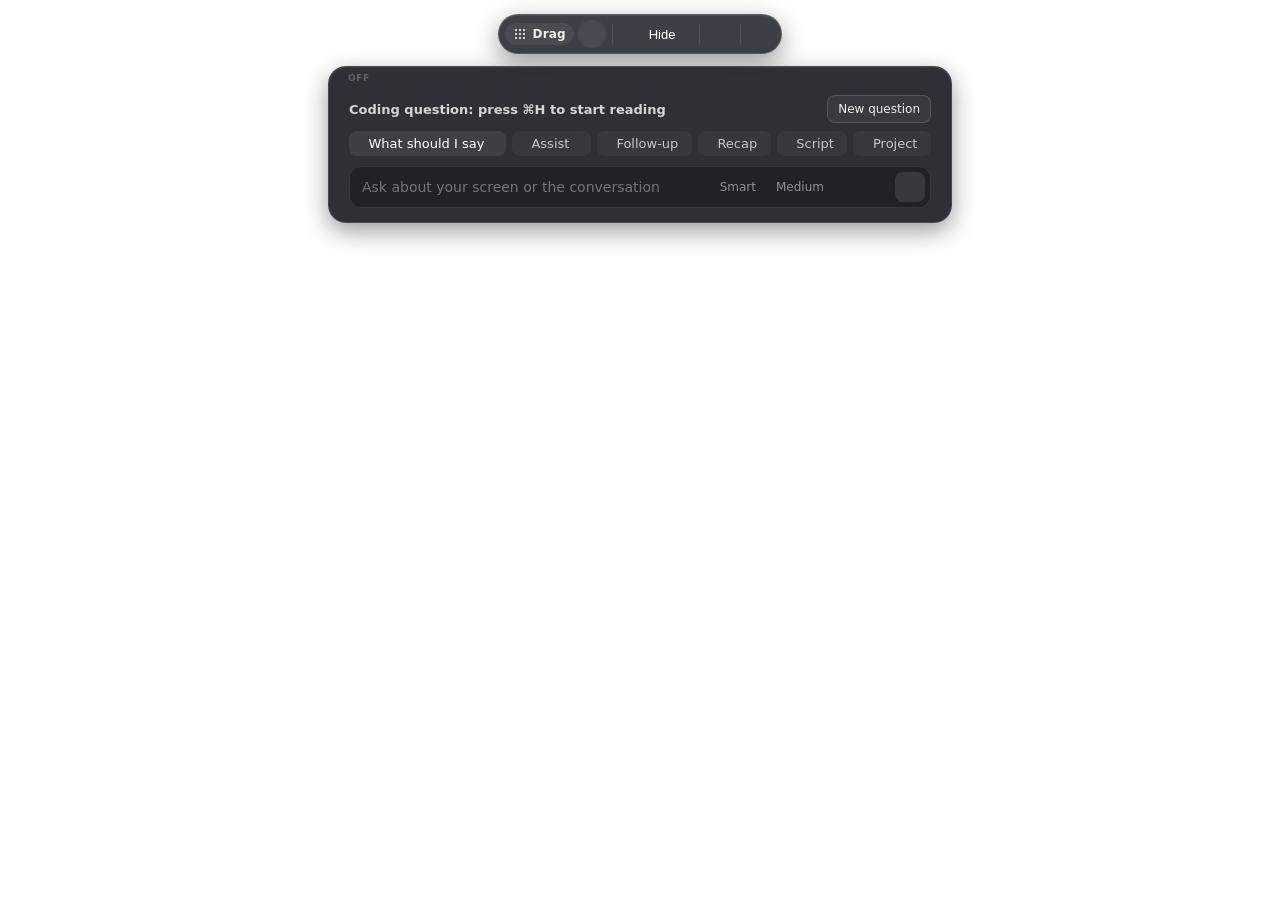
<file: renderer/index.html>
<!doctype html>
<html lang="en">
<head>
  <meta charset="utf-8" />
  <meta http-equiv="Content-Security-Policy" content="default-src 'self'; style-src 'self' 'unsafe-inline'; script-src 'self'; img-src 'self' data:;" />
  <title>cue</title>
  <link rel="stylesheet" href="styles.css" />
</head>
<body>
  <div id="app">
    <!-- Dedicated drag handle / top bar -->
    <div id="toolbar" class="drag-handle">
      <div class="drag-pill" title="Drag to move window">
        <span class="drag-dots" aria-hidden="true"></span>
        <span class="drag-label">Drag</span>
      </div>
      <button class="tb-logo" id="logo-btn" title="cue"></button>
      <div class="tb-divider"></div>
      <button class="tb-hide" id="hide-btn"><span class="chev"></span><span>Hide</span><span class="tb-kbd" id="hide-kbd"></span></button>
      <div class="tb-divider"></div>
      <button class="tb-stop" id="stop-btn" title="Start or stop listening"></button>
      <div class="tb-divider"></div>
      <button class="tb-quit" id="quit-btn" title="Quit cue" aria-label="Quit cue"></button>
    </div>

    <!-- Main assistant panel -->
    <div id="panel-wrap">
      <span id="live-dot" class="off"></span>
      <div id="stt-status" class="stt-status stt-disconnected" title="STT connection status">off</div>
      <div id="speaker-label" aria-live="polite"></div>
      <div id="pace-hint" aria-live="polite">Slow down a little</div>
      <div id="panel" class="glass no-drag">

        <!-- Two-column layout: responses (left) + live transcript sidebar (right) -->
        <div id="panel-columns">

          <!-- Left column: AI responses -->
          <div id="panel-main">
            <div id="messages"></div>

            <div id="practice-bar" class="hidden" aria-live="polite">
              <span id="practice-label">Practice</span>
              <button id="practice-next-btn" class="s-action">Next question</button>
              <button id="practice-end-btn" class="s-action">End practice</button>
            </div>
            <div id="script-bar" class="hidden" aria-live="polite">
              <span id="rec-badge" class="hidden" aria-live="off"><span class="rec-dot"></span><span id="rec-time">0:00</span></span>
              <span id="script-label">Script</span>
              <button id="script-restart-btn" class="s-action">Start over</button>
              <button id="script-done-btn" class="s-action">Done</button>
            </div>
            <div id="colleague-bar" class="hidden" role="group" aria-label="Who is talking"></div>
            <div id="question-bar" aria-live="polite">
              <span id="question-label">Coding question: press ⌘H to start reading</span>
              <button id="question-next-btn" class="s-action" title="Forget this question's screens and code">New question</button>
            </div>
            <div id="action-row">
              <button class="act act-primary" data-mode="say"
                title="Suggests what to say next based on the conversation">
                <span class="ic"></span><span>What should I say</span>
                <span class="shortcut-hint" id="say-shortcut-hint"></span>
              </button>
              <button class="act" data-mode="assist"
                title="Scans your screen and conversation to decide what you need">
                <span class="ic"></span><span>Assist</span>
                <span class="shortcut-hint" id="assist-shortcut-hint"></span>
              </button>
              <button class="act" data-mode="followup"><span class="ic"></span><span>Follow-up</span></button>
              <button class="act" data-mode="recap"><span class="ic"></span><span>Recap</span></button>
              <button class="act" id="script-btn" title="Teleprompter: read a script you wrote, it follows your voice"><span class="ic"></span><span>Script</span></button>
              <button class="act" id="project-btn" title="Review a codebase you were handed, or prepare a walkthrough of your own project"><span class="ic"></span><span>Project</span></button>
            </div>

            <div id="composer">
              <div id="input-area">
                <div id="placeholder">Ask about your screen or the conversation</div>
                <textarea id="input" rows="1" spellcheck="false"></textarea>
              </div>
              <div id="composer-bottom">
                <button id="smart-toggle" class="smart-pill"><span class="ic"></span><span>Smart</span></button>
                <button id="length-toggle" class="smart-pill length-pill" aria-label="Answer length"><span>Medium</span></button>
                <button id="history-btn" class="history-btn" title="View conversation history"><span class="ic"></span></button>
                <button id="more-btn" class="more-btn" title="Settings"></button>
                <button id="send-btn" title="Send"></button>
              </div>
            </div>

            <div id="prep-status" class="prep-status">
              <span class="prep-item" data-field="resume">Resume</span>
              <span class="prep-item" data-field="jd">Job description</span>
              <span class="prep-item" data-field="stories">Stories</span>
              <span class="prep-item" data-field="salary">Salary</span>
            </div>
          </div>

        </div><!-- /panel-columns -->
      </div>
    </div>

    <!-- Transcript history sidebar — floats OUTSIDE main panel, toggled by history button -->
    <div id="transcript-sidebar" class="transcript-sidebar hidden">
      <div class="ts-header">
        <span class="ts-title">Conversation History</span>
        <button class="ts-close-btn" id="close-sidebar-btn" title="Close history">✕</button>
      </div>
      <div id="ts-list" class="ts-list">
        <div class="ts-placeholder">Conversation history will appear here when listening.</div>
      </div>
      <div class="ts-footer">
        <button class="ts-clear-btn ts-report-btn" id="interview-report-btn" title="Summary, answers to strengthen and a thank-you email">Interview report</button>
        <button class="ts-clear-btn" id="clear-transcript-btn" title="Delete this interview's memory from this Mac"><span id="clear-transcript-label">Clear interview memory</span></button>
      </div>
    </div>
  </div>

  <!-- Settings -->
  <div id="settings-scrim" class="hidden">
    <div id="settings" class="glass">
      <div class="s-head">
        <div class="s-title">Settings</div>
        <button id="s-close" class="s-close">Done</button>
      </div>

      <!-- Tab bar -->
      <div class="s-tabs">
        <button class="s-tab on" data-tab="keys">Keys</button>
        <button class="s-tab" data-tab="transcription">Audio</button>
        <button class="s-tab" data-tab="profile">Profile</button>
        <button class="s-tab" data-tab="projects">Projects</button>
        <button class="s-tab" data-tab="prep">Interview prep</button>
        <button class="s-tab" data-tab="style">Answer style</button>
        <button class="s-tab" data-tab="qa">Salary &amp; Q&amp;A</button>
        <button class="s-tab" data-tab="cost">Cost</button>
      </div>

      <!-- Tab: Keys -->
      <div class="s-body s-tab-pane" data-pane="keys">
        <div class="setup-test">
          <div class="setup-head">
            <div class="setup-intro">
              <div class="setup-title">Test my setup</div>
              <div class="setup-sub" id="setup-test-status">Real calls to every model, key and permission cue needs. Run it before an interview.</div>
            </div>
            <button class="s-action setup-btn" id="setup-test-btn">Run test</button>
          </div>
          <ul id="setup-test-results" class="setup-results"></ul>
        </div>

        <label class="s-label">Provider</label>
        <div class="s-seg s-seg-grid s-seg-grid-4" id="provider-seg">
          <button data-provider="publik" id="provider-publik" class="hidden">publik API <span class="s-default-badge">default</span></button>
          <button data-provider="openai">OpenAI</button>
          <button data-provider="anthropic">Anthropic</button>
          <button data-provider="gemini">Gemini</button>
          <button data-provider="custom">Custom</button>
          <button data-provider="ollama">Ollama</button>
          <button data-provider="groq">Groq</button>
          <button data-provider="minimax">MiniMax</button>
          <button data-provider="azure">Azure AI</button>
        </div>

        <label class="s-label">API keys &amp; URLs <span class="s-hint">stored locally · never sent to any server</span></label>
        <div class="s-field"><span>OpenAI</span><input id="key-openai" type="password" placeholder="sk-..." autocomplete="off" /></div>
        <div class="s-field"><span>Anthropic</span><input id="key-anthropic" type="password" placeholder="sk-ant-..." autocomplete="off" /></div>
        <div class="s-field"><span>Gemini</span><input id="key-gemini" type="password" placeholder="AIza..." autocomplete="off" /></div>
        <div class="s-field"><span>Deepgram</span><input id="key-deepgram" type="password" placeholder="dg-..." autocomplete="off" /></div>
        <div class="s-field"><span>ElevenLabs</span><input id="key-elevenlabs" type="password" placeholder="sk_... (practice interview voice)" autocomplete="off" /></div>
        <div class="s-field"><span>Custom</span><input id="key-custom" type="password" placeholder="optional" autocomplete="off" /></div>
        <div class="s-field"><span>MiniMax</span><input id="key-minimax" type="password" placeholder="MiniMax API key" autocomplete="off" /></div>

        <label class="s-label">MiniMax region <span class="s-hint">keys are region-bound: a Global key fails against China, and the other way round</span></label>
        <div class="s-seg" id="minimax-region-seg">
          <button data-region="global_en">Global</button>
          <button data-region="cn_zh">China</button>
        </div>

        <div id="custom-endpoint-settings" class="hidden">
          <label class="s-label" for="base-url">Custom endpoint <span class="s-hint">OpenAI-compatible chat API</span></label>
          <div class="s-field"><span>Base URL</span><input id="base-url" type="url" placeholder="http://127.0.0.1:18789/v1" autocomplete="off" spellcheck="false" /></div>
          <div class="s-help">Your Custom key and LLM requests are sent to this URL. To also use it for speech-to-text, pick Custom on the Audio tab. Otherwise transcription continues to use Deepgram, OpenAI, or Gemini.</div>
        </div>

        <!-- publik API: the packaged-build default. Text and buttons are filled by
             renderPublikBlock() from publik:state so the copy has one source. -->
        <div id="publik-settings" class="publik-card hidden">
          <div class="publik-line" id="publik-status-note">Not connected</div>
          <div class="publik-line warn hidden" id="publik-low-note"></div>
          <div class="s-note" id="publik-cost-note"></div>
          <details class="publik-why" id="publik-why">
            <summary id="publik-why-summary">Why it costs money</summary>
            <div class="s-note" id="publik-why-text"></div>
          </details>
          <div class="s-note" id="publik-data-note"></div>
          <div class="whisper-actions">
            <button id="publik-setup" class="s-action hidden">Set up publik API</button>
            <button id="publik-link" class="s-action primary hidden">Link this computer &amp; pick a plan</button>
            <button id="publik-add-credit" class="s-action hidden">Add a plan or pack</button>
            <button id="publik-reconnect" class="s-action hidden">Reconnect</button>
            <button id="publik-pricing" class="s-action">How pricing works</button>
            <button id="publik-byo" class="s-action">Use my own key instead</button>
            <button id="publik-disconnect" class="s-action danger hidden">Disconnect publik API</button>
          </div>
        </div>
        <div class="s-field"><span>Ollama URL</span><input id="key-ollama" type="text" placeholder="http://localhost:11434" autocomplete="off" /></div>
        <div class="s-field"><span>Groq</span><input id="key-groq" type="password" placeholder="gsk_..." autocomplete="off" /></div>
        <div class="s-field"><span>Azure AI Foundry</span><input id="key-azure" type="password" placeholder="azure key or Entra token" autocomplete="off" /></div>

        <label class="s-label">Azure endpoint <span class="s-hint">Azure OpenAI: https://&lt;resource&gt;.openai.azure.com/openai · AI Foundry: https://&lt;host&gt;.cognitiveservices.azure.com (cue adds /openai/v1)</span></label>
        <div class="s-field"><span>Endpoint</span><input id="azure-endpoint" type="text" placeholder="https://host.cognitiveservices.azure.com" autocomplete="off" /></div>

        <label class="s-label">Models <span class="s-hint">fast = Smart off · smart = Smart on · coding = every coding solve, whatever the Smart toggle says</span></label>
        <div class="s-field"><span>Fast</span><input id="model-fast" type="text" autocomplete="off" /></div>
        <div class="s-field"><span>Smart</span><input id="model-smart" type="text" autocomplete="off" /></div>
        <div class="s-field"><span>Coding</span><input id="model-coding" type="text" placeholder="empty = use the Smart model" autocomplete="off" /></div>

        <label class="s-label">Assistant access <span class="s-hint">programs allowed to see what cue is doing</span></label>
        <div class="s-callers" id="applink-callers"></div>

        <div class="s-status" id="s-status"></div>
      </div>

      <!-- Tab: Transcription -->
      <div class="s-body s-tab-pane hidden" data-pane="transcription">
        <label class="s-label">Speech-to-text provider</label>
        <div class="s-seg s-seg-grid s-seg-grid-3" id="stt-provider-seg">
          <button data-stt-provider="auto">Auto</button>
          <button data-stt-provider="local">Local</button>
          <button data-stt-provider="deepgram">Deepgram</button>
          <button data-stt-provider="openai">OpenAI</button>
          <button data-stt-provider="gemini">Gemini</button>
          <button data-stt-provider="custom">Custom</button>
        </div>
        <div class="s-note">Local mode keeps microphone and meeting audio on this computer. It never silently falls back to a cloud transcription provider. Custom sends audio to the Base URL and Custom key set on the Keys tab (requires both).</div>

        <label class="s-label">Meeting audio <span class="s-hint">transcribe the other side of a call</span></label>
        <div class="s-seg" id="meeting-audio-seg">
          <button data-meeting-audio="off">Off</button>
          <button data-meeting-audio="on">On</button>
        </div>
        <div class="s-note" id="meeting-audio-note"></div>

        <label class="s-label">Words cue mishears <span class="s-hint">names and tech words, comma separated; tool names in your resume are added for you</span></label>
        <textarea id="stt-words" rows="2" spellcheck="false" placeholder="e.g. Riverpod, GoRouter, fpdart, Supabase, Paystack"></textarea>

        <label class="s-label">Auto-answer <span class="s-hint">answer the interviewer as soon as they finish a question</span></label>
        <div class="s-seg" id="auto-answer-seg">
          <button data-auto-answer="off">Off</button>
          <button data-auto-answer="on">On</button>
        </div>
        <div class="s-note">Works from what cue hears, so Meeting audio must be on. A question that points at the screen ("take a look at this code", "as you can see") is answered with a screenshot of your screen, like Assist.</div>

        <label class="s-label">Watch the screen <span class="s-hint">answer a question or coding task that appears on screen without being said</span></label>
        <div class="s-seg" id="watch-screen-seg">
          <button data-watch-screen="off">Off</button>
          <button data-watch-screen="on">On</button>
        </div>
        <div class="s-note">While listening, cue compares a small copy of your screen every 10 seconds on this Mac, with its own panel blacked out. Only a big change is sent to your Fast model to read the question. A coding task is solved like ⌘H. On a Mac each check shows the screen recording indicator, so share a window, not your whole screen.</div>

        <div class="whisper-card">
          <div class="whisper-runtime-row">
            <span class="s-label">whisper.cpp runtime</span>
            <span id="whisper-runtime-status" class="whisper-badge">Checking…</span>
          </div>

          <label class="s-label" for="whisper-model">Local model</label>
          <select id="whisper-model" class="s-select"></select>
          <div id="whisper-model-detail" class="s-note"></div>

          <div id="whisper-progress-wrap" class="whisper-progress-wrap hidden">
            <progress id="whisper-progress" max="100" value="0"></progress>
            <span id="whisper-progress-label">0%</span>
          </div>

          <div class="whisper-actions">
            <button id="whisper-download" class="s-action">Download</button>
            <button id="whisper-cancel" class="s-action hidden">Cancel</button>
            <button id="whisper-import" class="s-action">Import…</button>
            <button id="whisper-delete" class="s-action danger" disabled>Delete</button>
          </div>

          <div class="s-field">
            <span>Language</span>
            <select id="whisper-language" class="s-select compact">
              <option value="auto">Auto-detect</option>
              <option value="en">English</option>
            </select>
          </div>
          <div class="s-field">
            <span>CPU threads</span>
            <input id="whisper-threads" type="number" min="0" max="64" step="1" value="0" />
          </div>
          <div class="s-note">Use 0 for whisper.cpp's default. English-only models always use English regardless of the language setting.</div>
        </div>

        <div class="s-status" id="whisper-status"></div>
      </div>

      <!-- Tab: Profile -->
      <div class="s-body s-tab-pane hidden" data-pane="profile">
        <label class="s-label">Job profile <span class="s-hint">one per application: its job description, company notes and prepared answers</span></label>
        <div class="s-field s-upload">
          <select id="profile-select" class="s-select" aria-label="Job profile"></select>
          <button class="s-action s-upload-btn" id="profile-delete-btn">Delete this profile</button>
        </div>
        <div class="s-field s-upload">
          <input id="profile-new-name" type="text" placeholder="New profile name, e.g. the company" autocomplete="off" aria-label="New profile name" />
          <button class="s-action s-upload-btn" id="profile-new-btn">New profile</button>
        </div>
        <div class="s-note">A new profile starts with a copy of your resume, stories, work style and AI rules, and an empty job description. After that, each profile keeps its own.</div>

        <label class="s-label" style="margin-top:14px;">This profile is for</label>
        <div class="s-seg" id="profile-kind-seg">
          <button data-profile-kind="interview">An interview</button>
          <button data-profile-kind="work">A job I got</button>
        </div>
        <div class="s-note" id="profile-kind-note"></div>

        <!-- Work mode (renderer/work-panel.js): only shown for a job the user already has -->
        <div id="work-section" class="work-section hidden">
          <label class="s-label">My title there <span class="s-hint">the title you were hired at</span></label>
          <div class="s-field"><input id="work-title" type="text" maxlength="80" placeholder="For example Senior Front-end Engineer" autocomplete="off" aria-label="My title there" /></div>

          <label class="s-label">The level I really work at <span class="s-hint">cue explains more when this is below your title</span></label>
          <div class="s-seg" id="work-level-seg">
            <button data-work-level="junior">Junior</button>
            <button data-work-level="mid">Mid</button>
            <button data-work-level="senior">Senior</button>
          </div>

          <label class="s-label">Colleagues <span class="s-hint">a button for each appears in the panel; click whoever is talking</span></label>
          <div id="colleague-list" class="colleague-list"></div>
          <div class="s-field"><button class="s-action" id="colleague-add-btn">Add a colleague</button></div>

          <label class="s-label">About the project <span class="s-hint">paste docs, tickets or notes; cue reads them before every reply</span></label>
          <textarea id="work-docs" aria-label="About the project" rows="5" spellcheck="false" maxlength="20000" placeholder="What the product does, the stack, the repo layout, how the team works, the ticket you are on."></textarea>

          <label class="s-label">Company memory <span class="s-hint">every meeting at this job, kept only on this Mac</span></label>
          <div class="s-field s-upload">
            <span class="s-status" id="work-memory-status" role="status" aria-live="polite">Nothing kept yet</span>
            <button class="s-action s-upload-btn" id="work-memory-show">Show it</button>
            <button class="s-action s-upload-btn danger" id="work-memory-clear">Forget it</button>
          </div>
          <div class="s-note">cue keeps what is said while you listen with this profile, and writes notes when a meeting ends: what was decided, who asked what, what you said you would do. To write the notes, the whole meeting is sent to your AI provider once, when it ends. Before each reply cue reads the parts of earlier meetings that matter, and only those parts go with the question. Deleting this profile deletes its memory too.</div>
        </div>

        <label class="s-label">Your resume <span class="s-hint">paste full resume, or import a PDF, DOCX, TXT or Markdown file</span></label>
        <div class="s-field s-upload"><span class="s-filename" id="resume-filename"></span><button class="s-action s-upload-btn" id="upload-resume-btn">Import file</button></div>
        <textarea id="resume-text" rows="7" spellcheck="false" placeholder="Paste your full resume here. cue will extract Name, Summary, Experience, Skills, Projects, and Education automatically."></textarea>

        <label class="s-label">Target job description <span class="s-hint">optional, every answer is tailored to this role</span></label>
        <div class="s-field s-upload"><span class="s-filename" id="jd-filename"></span><button class="s-action s-upload-btn" id="upload-jd-btn">Import file</button></div>
        <textarea id="job-description" rows="5" spellcheck="false" placeholder="Paste the job description for the role you're interviewing for. cue will highlight your most relevant experience."></textarea>

        <label class="s-label" style="margin-top:14px;">Role focus <span class="s-hint">how answers present you for this job</span></label>
        <div class="s-seg s-seg-grid s-seg-grid-fit" id="role-focus-seg">
          <button data-role-focus="auto">Auto</button>
          <button data-role-focus="mobile">Mobile</button>
          <button data-role-focus="frontend">Front end</button>
          <button data-role-focus="backend">Back end</button>
          <button data-role-focus="fullstack">Full stack</button>
          <button data-role-focus="cms">CMS</button>
        </div>
        <div class="s-note" id="role-focus-note"></div>
      </div>

      <!-- Tab: Projects (src/ipc/projects.js, renderer/projects-panel.js) -->
      <div class="s-body s-tab-pane hidden" data-pane="projects">
        <label class="s-label">Your projects <span class="s-hint" id="proj-root">from your Projects folder</span></label>
        <div class="s-note">cue reads each project's README introduction, the opening description in its session guide, its libraries (package.json or pubspec.yaml), git dates, and the names of its pages, API routes, component and feature folders, screens and state files. It never reads the contents of source files, the rest of the session guide, .env files, or database and backend folders. Draft sends that text to your AI provider to write the notes. Only projects you tick, with a summary, are used in answers.</div>
        <div class="proj-bar">
          <button class="s-action primary" id="proj-scan">Scan my projects folder</button>
          <button class="s-action" id="proj-draft">Draft notes for ticked projects</button>
        </div>
        <div class="s-status" id="proj-status" role="status"></div>
        <div class="proj-filter">
          <input id="proj-search" type="search" placeholder="Search projects" autocomplete="off" aria-label="Search projects" />
          <select id="proj-show" class="s-select" aria-label="Show">
            <option value="all">All projects</option>
            <option value="ticked">Ticked</option>
            <option value="unticked">Not ticked</option>
            <option value="empty">Ticked, no summary yet</option>
          </select>
        </div>
        <div id="proj-list" class="proj-list"></div>
      </div>

      <!-- Tab: Interview Prep -->
      <div class="s-body s-tab-pane hidden" data-pane="prep">
        <label class="s-label">Your STAR stories <span class="s-hint">real stories only, cue tells them as yours</span></label>
        <div class="s-field s-upload"><span class="s-filename" id="stories-filename"></span><button class="s-action s-upload-btn" id="upload-stories-btn">Import file</button></div>
        <textarea id="star-stories" rows="8" spellcheck="false" placeholder="Story 1: At [Company], we faced [situation]. I was responsible for [task]. I did [specific actions]. The result was [outcome with metrics if possible].&#10;&#10;Story 2: ..."></textarea>

        <label class="s-label">Prepared answers <span class="s-hint">the likely questions for this job, answered before the interview so they appear instantly</span></label>
        <div class="s-field s-upload"><span class="s-status" id="prepared-status">Not prepared yet</span><button class="s-action s-upload-btn" id="prepared-run-btn">Prepare again</button></div>

        <label class="s-label">Practice interview <span class="s-hint">a voice asks the likely questions; say cue's answers out loud and get a score for each</span></label>
        <div class="s-field s-upload">
          <select id="practice-voice" class="s-select" aria-label="Practice voice">
            <option value="george">George, British male</option>
            <option value="alice">Alice, British female</option>
            <option value="brian">Brian, American male</option>
            <option value="sarah">Sarah, American female</option>
          </select>
          <button class="s-action s-upload-btn" id="practice-start-btn">Start practice</button>
        </div>
        <div class="s-note">Start listening first. Uses your ElevenLabs key for the voice, or the Mac's voice without one. Practice needs an empty interview memory and clears it when it ends.</div>

        <!-- Coding library (src/coding-library.js, src/ipc/coding-library.js, renderer/coding-library-panel.js) -->
        <label class="s-label" for="lib-search">Coding library <span class="s-hint">coding questions cue has solved; the same question later shows its saved solution in seconds</span></label>
        <div class="s-note">Every coding solve is saved here, on this Mac only. A saved solution is shown only after the Fast model checks that the question on screen is the same task; any changed detail means a fresh solve. When Check my progress finds a saved solution wrong, it is marked here and the next solve replaces it.</div>
        <div class="proj-filter">
          <input id="lib-search" type="search" placeholder="Search solved questions" autocomplete="off" aria-label="Search solved questions" />
        </div>
        <div class="s-status" id="lib-status" role="status"></div>
        <div id="lib-list" class="proj-list"></div>

        <label class="s-label">Company research <span class="s-hint">paste the company's website; cue reads its main pages, writes company notes and drafts Why this company</span></label>
        <div class="s-field s-upload">
          <input id="company-url" type="text" placeholder="e.g. acme.com or acme.com/about" autocomplete="off" aria-label="Company website" />
          <button class="s-action s-upload-btn" id="company-research-btn">Research</button>
        </div>
        <div class="s-note" id="company-research-status"></div>
        <label class="s-label">Company notes <span class="s-hint">facts from the website, used in answers and prepared questions; edit freely</span></label>
        <textarea id="company-notes" rows="4" spellcheck="false" placeholder="Filled by Research, or write your own notes about the company."></textarea>

        <label class="s-label">Interview rounds <span class="s-hint">what each interview with this company taught: what they told you, what they asked, how to answer better. Saved when you clear an interview, or now with the button</span></label>
        <div class="s-field s-upload">
          <span class="s-note" id="round-status"></span>
          <button class="s-action s-upload-btn" id="round-save-btn">Save this interview as a round</button>
        </div>
        <textarea id="round-notes" rows="5" spellcheck="false" placeholder="Filled after each interview, or write what you remember from one cue did not hear, e.g. Round 1: they asked about my payments work and told me the team is six people."></textarea>

        <label class="s-label">Why this company <span class="s-hint">used for motivation questions</span></label>
        <textarea id="why-company" rows="3" spellcheck="false" placeholder="e.g. I admire how [company] has [specific thing]. Their work on [X] aligns with my experience in [Y]..."></textarea>

        <label class="s-label">Why leaving current role <span class="s-hint">keep it positive</span></label>
        <textarea id="why-leaving" rows="2" spellcheck="false" placeholder="e.g. I've grown a lot at [company] and I'm looking for [next challenge]..."></textarea>

        <label class="s-label">Work style &amp; values <span class="s-hint">used for culture fit and situational questions</span></label>
        <textarea id="work-style" rows="3" spellcheck="false" placeholder="e.g. I prefer data-driven decisions, work well with autonomy, value direct feedback, thrive in fast-paced environments..."></textarea>
      </div>

      <!-- Tab: Q&A -->
      <div class="s-body s-tab-pane hidden" data-pane="qa">
        <label class="s-label">Salary target <span class="s-hint">used when asked about compensation</span></label>
        <input id="salary-target" type="text" placeholder="e.g. $150k–$180k base + equity, open to discuss total comp" autocomplete="off" style="width:100%;padding:8px 10px;border-radius:8px;border:1px solid rgba(255,255,255,0.14);background:rgba(0,0,0,0.25);color:#fff;font-size:13px;font-family:inherit;outline:none;" />

        <label class="s-label" style="margin-top:14px;">Questions to ask the interviewer <span class="s-hint">cue will suggest these at the end</span></label>
        <textarea id="questions-to-ask" rows="6" spellcheck="false" placeholder="e.g.&#10;- What does success look like in the first 90 days?&#10;- How does the team handle technical debt?&#10;- What's the biggest challenge the team is facing right now?&#10;- How does feedback and mentorship work here?"></textarea>
      </div>

      <!-- Tab: Cost (renderer/cost-panel.js) -->
      <div class="s-body s-tab-pane hidden" data-pane="cost">
        <div class="cost-today">
          <div class="cost-head">
            <div class="cost-label">Spent today</div>
            <div class="cost-total" id="cost-total">$0.00</div>
            <div class="cost-meta" id="cost-meta"></div>
          </div>
          <div class="cost-sub">Worked out from the tokens each Anthropic request used, at list prices. Other providers are not counted. Your Claude Console bill is final: it counts in UTC days and includes anything else on the key.</div>
        </div>
        <div class="s-label" id="cost-by-tier-title">By tier</div>
        <ul class="cost-rows" id="cost-by-tier" aria-labelledby="cost-by-tier-title"></ul>
        <div class="s-label" id="cost-by-model-title">By model</div>
        <ul class="cost-rows" id="cost-by-model" aria-labelledby="cost-by-model-title"></ul>
        <div class="s-label" id="cost-days-title">Last 7 days</div>
        <ul class="cost-rows" id="cost-days" aria-labelledby="cost-days-title"></ul>
      </div>

      <!-- Tab: Style -->
      <div class="s-body s-tab-pane hidden" data-pane="style">
        <label class="s-label" for="panel-opacity">Panel background <span class="s-hint">lower it to read the screen behind cue</span></label>
        <div class="s-range">
          <span>See-through</span>
          <input id="panel-opacity" type="range" step="0.01" />
          <span>Solid</span>
          <output id="panel-opacity-value" for="panel-opacity">90%</output>
        </div>

        <label class="s-label" style="margin-top:14px;">Quick start <span class="s-hint">for ⌘H: your Smart model writes the first part within seconds, then the Coding model continues below it with the same names</span></label>
        <div class="s-seg" id="quick-start-seg">
          <button data-quick-start="on">On</button>
          <button data-quick-start="off">Off</button>
        </div>

        <label class="s-label" style="margin-top:14px;">Read while scrolling <span class="s-hint" id="scroll-reading-hint">⌘H starts reading. Scroll and switch tabs, then ⌘H again to solve. Off: ⌘H solves from one screen</span></label>
        <div class="s-seg" id="scroll-reading-seg">
          <button data-scroll-reading="on">On</button>
          <button data-scroll-reading="off">Off</button>
        </div>
        <div class="s-note">cue remembers every screen of the question you are on. When you move to the next question, press New question in the panel.</div>

        <label class="s-label" style="margin-top:14px;">Coding speed <span class="s-hint">for ⌘H solves on Claude: Fastest thinks least before writing, Most careful thinks longest</span></label>
        <div class="s-seg" id="coding-speed-seg">
          <button data-coding-speed="fastest">Fastest</button>
          <button data-coding-speed="balanced">Balanced</button>
          <button data-coding-speed="careful">Most careful</button>
        </div>

        <label class="s-label" style="margin-top:14px;">Code structure <span class="s-hint">how coding build tasks organise folders and files</span></label>
        <div class="s-seg" id="architecture-seg">
          <button data-architecture="clean">Clean architecture</button>
          <button data-architecture="mvvm">MVVM</button>
          <button data-architecture="simple">Simple</button>
        </div>

        <label class="s-label" style="margin-top:14px;">AI rules <span class="s-hint">how the AI should write its responses, saved with the job profile in use</span></label>
        <textarea id="ai-rules" rows="10" spellcheck="false" maxlength="2000" placeholder="e.g.
- Never use em-dashes.
- Reply in 2-3 short bullet points.
- Use a casual, first-person tone.
- Avoid jargon; explain technical terms.
- Don&#39;t start with &quot;I&quot;.
"></textarea>
        <div class="s-counter"><span id="ai-rules-count">0</span> / 2000</div>
        <div class="s-hint-block">
          These rules tell cue <strong>how</strong> to write, not <strong>what</strong> to say. Use one imperative sentence per line (e.g. <em>Never use em-dashes.</em>). They apply to every mode except coding-problem solves (LeetCode), which stays strict. Stored locally; never sent anywhere except the AI provider when cue answers a question.
        </div>
      </div>


    </div>
  </div>

  <!-- Teleprompter: write or paste a script, check it, start reading. -->
  <div id="script-scrim" class="hidden">
    <div id="script-editor" class="glass" role="dialog" aria-labelledby="script-title-label">
      <div class="s-head">
        <div class="s-title" id="script-title-label">Script</div>
        <button id="script-close" class="s-close">Close</button>
      </div>
      <div class="sc-body">
        <div class="sc-row">
          <select id="script-pick" aria-label="Saved scripts"></select>
          <button id="script-new" class="s-action">New</button>
          <button id="script-delete" class="s-action danger">Delete</button>
        </div>
        <input id="script-name" type="text" maxlength="80" placeholder="Name, for example Upwork intro" aria-label="Script name" />
        <textarea id="script-text" maxlength="6000" spellcheck="true" placeholder="Paste or write exactly what you will say. Leave a blank line between paragraphs." aria-label="Script"></textarea>
        <div class="sc-meta" id="script-meta">0 words</div>
        <div id="script-review" class="hidden" aria-live="polite">
          <p id="script-verdict"></p>
          <ol id="script-suggestions"></ol>
          <div class="sc-label">Better version</div>
          <div id="script-revised"></div>
          <div class="sc-row">
            <button id="script-use" class="s-action primary">Use this version</button>
            <button id="script-keep" class="s-action">Keep mine</button>
          </div>
        </div>
        <!-- Record (renderer/recorder.js, src/ipc/recording.js) -->
        <label class="sc-check"><input type="checkbox" id="rec-on" /> Record my face while I read</label>
        <div id="rec-options" class="hidden">
          <div class="rec-grid">
            <label class="sc-label" for="rec-preset">Video shape</label>
            <select id="rec-preset" class="rec-select"></select>
            <label class="sc-label" for="rec-camera">Camera</label>
            <select id="rec-camera" class="rec-select"></select>
            <label class="sc-label" for="rec-mic">Microphone</label>
            <select id="rec-mic" class="rec-select"></select>
          </div>
          <p class="rec-advice" id="rec-advice"></p>
          <div class="rec-meter" id="rec-meter">
            <div class="rec-meter-track" role="meter" aria-label="Microphone level" aria-valuemin="0" aria-valuemax="100" aria-valuenow="0" id="rec-meter-track"><span id="rec-meter-fill"></span></div>
            <span class="sc-meta" id="rec-meter-text">Say something to test the microphone.</span>
          </div>
          <label class="sc-check sc-check-sub"><input type="checkbox" id="rec-autostop" /> Stop and save by itself a few seconds after the last word</label>
          <label class="sc-check sc-check-sub"><input type="checkbox" id="rec-subtitles" /> Add subtitles from my script (an .srt file beside the video, and a track inside it when ffmpeg is installed)</label>
          <div class="rec-frame" id="rec-frame">
            <video id="rec-preview" muted playsinline aria-label="Camera preview"></video>
            <div class="rec-eyes" aria-hidden="true"></div>
          </div>
          <p class="sc-meta" id="rec-size"></p>
          <div class="sc-row">
            <span class="sc-meta" id="rec-folder">Saves to ~/Downloads</span>
            <button id="rec-folder-btn" class="s-action">Change folder</button>
          </div>
        </div>
        <div class="sc-row sc-actions">
          <button id="script-check" class="s-action">Check it</button>
          <span id="script-status" class="sc-status"></span>
          <button id="script-start" class="ob-primary">Start</button>
        </div>
      </div>
    </div>
  </div>

  <!-- Project review (renderer/project-panel.js, src/ipc/project-review.js) -->
  <div id="project-scrim" class="hidden">
    <div id="project-sheet" class="glass" role="dialog" aria-labelledby="project-title">
      <div class="s-head">
        <div class="s-title" id="project-title">Review or walk through a project</div>
        <button id="project-close" class="s-close">Close</button>
      </div>
      <div class="sc-body">
        <p class="rec-advice hidden" id="project-learn-advice"><strong>Learn it:</strong> for the codebase at your job. Tick or paste the folders you work on (up to three). cue reads them and writes you a guide: how it is built, where things live, the key flows, how things are done there, the words your team uses and what to watch out for. Every reply at this job uses it, and you can type questions about the code in the ask box.</p>
        <p class="rec-advice"><strong>Review it:</strong> for a codebase you were handed. You get how it is built, what to fix first and how.</p>
        <p class="rec-advice"><strong>Walk through it:</strong> for a project you built. Tick more than one app when they belong together, like a rider app and a driver app. You get a script in your voice: which app screens to show, which files to open, what to say at each, and answers to likely questions that show at once. In the interview, press Cmd+Shift+E on any file or app screen and cue tells you what to say about it.</p>
        <p class="rec-advice">cue reads the source files. Secrets in them are hidden before anything is sent to your AI provider.</p>
        <div class="sc-label" id="project-list-label">Recent in your editors</div>
        <div id="project-list" class="project-list" role="group" aria-labelledby="project-list-label"></div>
        <label class="sc-label" for="project-path">Or a folder path or GitHub link (to learn or walk through several folders together, separate them with commas)</label>
        <input id="project-path" type="text" autocomplete="off" spellcheck="false" placeholder="~/Downloads/their-app or https://github.com/owner/repo" />
        <div id="project-loaded" class="project-loaded hidden">
          <span id="project-loaded-text"></span>
          <button id="project-show" class="s-action">Show it</button>
          <button id="project-forget" class="s-action">Forget it</button>
        </div>
        <div class="sc-row sc-actions">
          <span id="project-status" class="sc-status" role="status"></span>
          <button id="project-learn" class="ob-primary hidden">Learn it</button>
          <button id="project-walk" class="s-action">Walk through it</button>
          <button id="project-review" class="ob-primary">Review it</button>
        </div>
      </div>
    </div>
  </div>

  <!-- First-run tutorial / walkthrough -->
  <div id="onboard-scrim" class="hidden">
    <div id="onboard" class="glass">
      <div class="ob-dots" id="ob-dots"></div>
      <div class="ob-icon" id="ob-icon"></div>
      <div class="ob-title" id="ob-title"></div>
      <div class="ob-body" id="ob-body"></div>
      <div class="ob-buttons" id="ob-buttons"></div>
      <div class="ob-actions">
        <button id="ob-skip" class="ob-ghost">Skip</button>
        <div class="spacer"></div>
        <button id="ob-back" class="ob-ghost">Back</button>
        <button id="ob-next" class="ob-primary">Next</button>
      </div>
    </div>
  </div>

  <!-- Assistant access request. Shown in-window rather than as a native dialog:
       cue hides its dock icon, so an OS panel never comes forward and cannot be
       clicked. -->
  <div id="consent-scrim" class="hidden">
    <div id="consent" class="glass">
      <div class="cs-title" id="cs-title"></div>
      <div class="cs-body" id="cs-body"></div>
      <div class="cs-actions">
        <button id="cs-deny" class="ob-ghost">Don’t allow</button>
        <button id="cs-allow" class="ob-primary">Allow</button>
      </div>
    </div>
  </div>

  <script src="icons.js"></script>
  <script src="reading-tracker.js"></script>
  <script src="spoken-question.js"></script>
  <script src="markdown.js"></script>
  <script src="panel-opacity.js"></script>
  <script src="answer-length.js"></script>
  <script src="role-focus.js"></script>
  <script src="work-profile.js"></script>
  <script src="stream-blocks.js"></script>
  <script src="script-blocks.js"></script>
  <script src="script-follow.js"></script>
  <script src="project-limits.js"></script>
  <script src="projects-panel.js"></script>
  <script src="record-presets.js"></script>
  <script src="recorder.js"></script>
  <script src="subtitles.js"></script>
  <script src="project-panel.js"></script>
  <script src="coding-library-panel.js"></script>
  <script src="teleprompter-panel.js"></script>
  <script src="history-sidebar.js"></script>
  <script src="cost-panel.js"></script>
  <script src="work-panel.js"></script>
  <script src="colleague-bar.js"></script>
  <script src="renderer.js"></script>
</body>
</html>
</file>
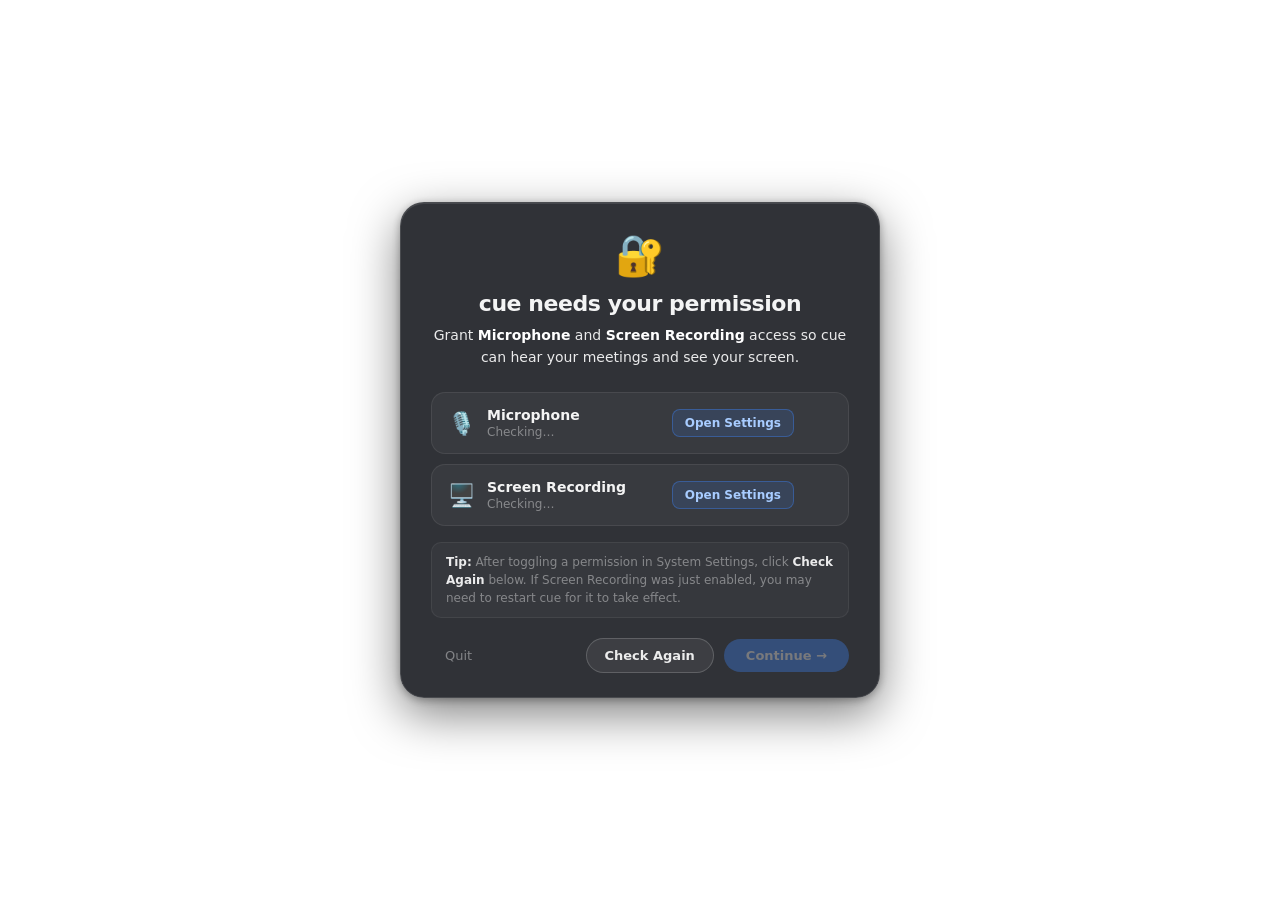
<file: renderer/permissions.html>
<!doctype html>
<html lang="en">
<head>
  <meta charset="utf-8" />
  <meta http-equiv="Content-Security-Policy" content="default-src 'self'; style-src 'self' 'unsafe-inline'; script-src 'self' 'unsafe-inline'; img-src 'self' data:;" />
  <title>cue: Permissions</title>
  <style>
    :root {
      --accent: #3C83F5;
      --accent-hi: #4A8DF7;
      --tx-1: rgba(255,255,255,0.95);
      --tx-2: rgba(255,255,255,0.90);
      --tx-mut: rgba(255,255,255,0.40);
      --font: -apple-system, 'SF Pro Text', 'SF Pro Display', system-ui, 'Segoe UI', sans-serif;
    }
    * { box-sizing: border-box; margin: 0; padding: 0; }
    html, body {
      height: 100%;
      background: transparent;
      font-family: var(--font);
      -webkit-font-smoothing: antialiased;
      overflow: hidden;
      cursor: default;
      -webkit-user-select: none;
      user-select: none;
    }
    #perm-root {
      height: 100%;
      display: flex;
      align-items: center;
      justify-content: center;
    }
    .perm-card {
      width: 100%;
      max-width: 480px;
      background: rgba(20,22,28,0.88);
      -webkit-backdrop-filter: blur(40px) saturate(180%);
      backdrop-filter: blur(40px) saturate(180%);
      border: 1px solid rgba(255,255,255,0.12);
      border-radius: 24px;
      box-shadow: 0 16px 48px rgba(0,0,0,0.50), 0 2px 8px rgba(0,0,0,0.30), inset 0 1px 0 rgba(255,255,255,0.10);
      padding: 32px 30px 24px;
      text-align: center;
      -webkit-app-region: drag;
    }
    .no-drag { -webkit-app-region: no-drag; }

    .perm-icon { font-size: 40px; line-height: 1; margin-bottom: 16px; }
    .perm-title { font-size: 22px; font-weight: 700; color: var(--tx-1); letter-spacing: -0.02em; margin-bottom: 8px; }
    .perm-desc { font-size: 14px; line-height: 1.6; color: var(--tx-2); margin-bottom: 24px; text-align: center; }
    .perm-desc strong { color: #fff; }

    /* Permission rows */
    .perm-row {
      display: flex;
      align-items: center;
      gap: 12px;
      padding: 14px 16px;
      border-radius: 14px;
      background: rgba(255,255,255,0.04);
      border: 1px solid rgba(255,255,255,0.08);
      margin-bottom: 10px;
      text-align: left;
      transition: border-color 200ms ease, background 200ms ease;
    }
    .perm-row.granted {
      border-color: rgba(34,197,94,0.35);
      background: rgba(34,197,94,0.06);
    }
    .perm-row.denied {
      border-color: rgba(255,100,70,0.30);
      background: rgba(255,100,70,0.05);
    }
    .perm-emoji { font-size: 22px; flex-shrink: 0; }
    .perm-info { flex: 1; min-width: 0; }
    .perm-name { font-size: 14px; font-weight: 600; color: var(--tx-1); }
    .perm-status { font-size: 12px; color: var(--tx-mut); margin-top: 2px; }
    .perm-status.ok { color: #4ade80; }
    .perm-status.bad { color: #ff8a75; }
    .perm-badge {
      flex-shrink: 0;
      width: 26px; height: 26px;
      border-radius: 50%;
      display: grid; place-items: center;
      font-size: 14px;
    }
    .perm-badge.ok { background: rgba(34,197,94,0.18); }
    .perm-badge.bad { background: rgba(255,100,70,0.15); }
    .perm-open-btn {
      flex-shrink: 0;
      padding: 6px 12px;
      border-radius: 8px;
      border: 1px solid rgba(60,131,245,0.40);
      background: rgba(60,131,245,0.14);
      color: #a8ccff;
      font-size: 12px;
      font-weight: 600;
      cursor: pointer;
      font-family: var(--font);
      transition: all 140ms ease;
    }
    .perm-open-btn:hover { background: rgba(60,131,245,0.24); }
    .perm-open-btn.hidden { display: none; }

    /* Note */
    .perm-note {
      font-size: 12px;
      line-height: 1.5;
      color: var(--tx-mut);
      text-align: left;
      margin: 16px 0 4px;
      padding: 10px 14px;
      border-radius: 10px;
      background: rgba(255,255,255,0.03);
      border: 1px solid rgba(255,255,255,0.06);
    }
    .perm-note strong { color: var(--tx-2); font-weight: 600; }

    /* Actions */
    .perm-actions {
      display: flex;
      align-items: center;
      gap: 10px;
      margin-top: 20px;
    }
    .perm-ghost {
      border: none;
      background: transparent;
      color: var(--tx-mut);
      font-size: 13px;
      font-weight: 500;
      cursor: pointer;
      padding: 9px 14px;
      border-radius: 8px;
      font-family: var(--font);
      transition: all 140ms ease;
    }
    .perm-ghost:hover { color: #fff; background: rgba(255,255,255,0.06); }
    .spacer { flex: 1; }
    .perm-check-btn {
      padding: 9px 18px;
      border-radius: 999px;
      border: 1px solid rgba(255,255,255,0.18);
      background: rgba(255,255,255,0.06);
      color: var(--tx-2);
      font-size: 13px;
      font-weight: 600;
      cursor: pointer;
      font-family: var(--font);
      transition: all 160ms ease;
    }
    .perm-check-btn:hover { background: rgba(255,255,255,0.10); color: #fff; }
    .perm-check-btn.checking { opacity: 0.5; pointer-events: none; }
    .perm-continue-btn {
      padding: 9px 22px;
      border-radius: 999px;
      border: none;
      background: var(--accent);
      color: #fff;
      font-size: 13px;
      font-weight: 600;
      cursor: pointer;
      font-family: var(--font);
      box-shadow: 0 2px 8px rgba(60,131,245,0.45);
      transition: all 160ms ease;
    }
    .perm-continue-btn:hover { filter: brightness(1.08); transform: scale(1.02); }
    .perm-continue-btn:disabled {
      opacity: 0.35;
      pointer-events: none;
      box-shadow: none;
      filter: none;
      transform: none;
    }

    /* Animations */
    @keyframes fadeIn {
      from { opacity: 0; transform: translateY(-6px) scale(0.98); }
      to { opacity: 1; transform: none; }
    }
    .perm-card { animation: fadeIn 280ms cubic-bezier(0.22,1,0.36,1); }
  </style>
</head>
<body>
  <div id="perm-root">
    <div class="perm-card">
      <div class="perm-icon">🔐</div>
      <div class="perm-title">cue needs your permission</div>
      <div class="perm-desc">
        Grant <strong>Microphone</strong> and <strong>Screen Recording</strong> access so cue can hear your meetings and see your screen.
      </div>

      <!-- Microphone -->
      <div class="perm-row no-drag" id="row-mic">
        <span class="perm-emoji">🎙️</span>
        <div class="perm-info">
          <div class="perm-name">Microphone</div>
          <div class="perm-status" id="status-mic">Checking…</div>
        </div>
        <button class="perm-open-btn no-drag" id="btn-mic">Open Settings</button>
        <span class="perm-badge" id="badge-mic"></span>
      </div>

      <!-- Screen Recording -->
      <div class="perm-row no-drag" id="row-screen">
        <span class="perm-emoji">🖥️</span>
        <div class="perm-info">
          <div class="perm-name">Screen Recording</div>
          <div class="perm-status" id="status-screen">Checking…</div>
        </div>
        <button class="perm-open-btn no-drag" id="btn-screen">Open Settings</button>
        <span class="perm-badge" id="badge-screen"></span>
      </div>

      <div class="perm-note">
        <strong>Tip:</strong> After toggling a permission in System Settings, click <strong>Check Again</strong> below.
        If Screen Recording was just enabled, you may need to restart cue for it to take effect.
      </div>

      <div class="perm-actions no-drag">
        <button class="perm-ghost" id="quit-btn">Quit</button>
        <div class="spacer"></div>
        <button class="perm-check-btn" id="check-btn">Check Again</button>
        <button class="perm-continue-btn" id="continue-btn" disabled>Continue →</button>
      </div>
    </div>
  </div>

  <script>
    (function () {
      const cue = window.cue;

      const statusMic = document.getElementById('status-mic');
      const statusScreen = document.getElementById('status-screen');
      const rowMic = document.getElementById('row-mic');
      const rowScreen = document.getElementById('row-screen');
      const badgeMic = document.getElementById('badge-mic');
      const badgeScreen = document.getElementById('badge-screen');
      const btnMic = document.getElementById('btn-mic');
      const btnScreen = document.getElementById('btn-screen');
      const checkBtn = document.getElementById('check-btn');
      const continueBtn = document.getElementById('continue-btn');
      const quitBtn = document.getElementById('quit-btn');

      function updateUI(status) {
        const micOk = status.mic === 'granted';
        const screenOk = status.screen === 'granted';

        // Mic
        rowMic.className = 'perm-row no-drag ' + (micOk ? 'granted' : 'denied');
        statusMic.textContent = micOk ? 'Granted' : (status.mic === 'not-determined' ? 'Not yet requested' : 'Not granted, open Settings to allow');
        statusMic.className = 'perm-status ' + (micOk ? 'ok' : 'bad');
        badgeMic.textContent = micOk ? '✓' : '✗';
        badgeMic.className = 'perm-badge ' + (micOk ? 'ok' : 'bad');
        btnMic.classList.toggle('hidden', micOk);

        // Screen
        rowScreen.className = 'perm-row no-drag ' + (screenOk ? 'granted' : 'denied');
        statusScreen.textContent = screenOk ? 'Granted' : (status.screen === 'not-determined' ? 'Not yet requested' : 'Not granted, open Settings to allow');
        statusScreen.className = 'perm-status ' + (screenOk ? 'ok' : 'bad');
        badgeScreen.textContent = screenOk ? '✓' : '✗';
        badgeScreen.className = 'perm-badge ' + (screenOk ? 'ok' : 'bad');
        btnScreen.classList.toggle('hidden', screenOk);

        // Continue
        continueBtn.disabled = !(micOk && screenOk);
      }

      async function checkPermissions() {
        checkBtn.classList.add('checking');
        checkBtn.textContent = 'Checking…';
        try {
          const status = await cue.permissionsCheck();
          updateUI(status);
        } catch (e) {
          cue.log('permissions check error: ' + e);
        } finally {
          checkBtn.classList.remove('checking');
          checkBtn.textContent = 'Check Again';
        }
      }

      // Open settings buttons — deep-link to the OS privacy pane. macOS uses the
      // x-apple.systempreferences: scheme; Windows has its own ms-settings: URIs
      // (opened the same way, via shell.openExternal in main). Windows has no
      // per-app "Screen Recording" privacy pane the way macOS does, so that
      // button lands on the general Privacy & security page instead.
      const isWin = cue.platform === 'win32';
      btnMic.addEventListener('click', () => {
        cue.openPane(isWin
          ? 'ms-settings:privacy-microphone'
          : 'x-apple.systempreferences:com.apple.preference.security?Privacy_Microphone');
      });
      btnScreen.addEventListener('click', () => {
        cue.openPane(isWin
          ? 'ms-settings:privacy'
          : 'x-apple.systempreferences:com.apple.preference.security?Privacy_ScreenCapture');
      });

      // Check again
      checkBtn.addEventListener('click', checkPermissions);

      // Continue — close permission window and launch the real app
      continueBtn.addEventListener('click', () => {
        cue.permissionsContinue();
      });

      // Quit
      quitBtn.addEventListener('click', () => cue.quit());

      // Initial check on page load
      checkPermissions();
    })();
  </script>
</body>
</html>
</file>
<file: renderer/styles.css>
/* cue — glassmorphism overlay. Tokens reconstructed from the Cluely screenshot. */

:root {
  --accent: #3C83F5;
  --accent-hi: #4A8DF7;
  --live: #22C55E;
  --stop: #ff5f57;                        /* recording / quit, the macOS close red */

  --tx-1: rgba(255,255,255,0.95);
  --tx-2: rgba(255,255,255,0.90);
  --tx-mut: rgba(255,255,255,0.40);
  --ic: rgba(255,255,255,0.85);

  --bd-hair: rgba(255,255,255,0.09);
  --surface: rgba(24,26,32,0.90);        /* the toolbar's material, used by every surface */
  --surface-solid: rgba(22,24,30,0.97);  /* same, near-opaque for long reading (settings) */
  /* The answer panel's see-through level, set from Settings > Style (renderer.js applyPanelOpacity). */
  --panel-alpha: 0.90;
  --panel-blur: 24px;
  --panel-text-shadow: none;
  --field: rgba(0,0,0,0.28);
  --hover: rgba(255,255,255,0.07);
  --selected: rgba(255,255,255,0.12);

  --r-16: 16px;
  --r-8: 8px;
  --r-pill: 999px;

  --font: -apple-system, 'SF Pro Text', 'SF Pro Display', system-ui, 'Segoe UI', sans-serif;
  --mono: 'SF Mono', ui-monospace, 'JetBrains Mono', Menlo, monospace;
}

* { box-sizing: border-box; }

html, body {
  margin: 0;
  height: 100%;
  background: transparent;               /* Electron transparent window */
  font-family: var(--font);
  -webkit-font-smoothing: antialiased;
  /* clip, not hidden: a hidden box can still be scrolled by script (scrollIntoView,
     focus), which pushed the toolbar off the top with no way to scroll it back. */
  overflow: clip;
  cursor: default;
  -webkit-user-select: none;
  user-select: none;
}

/* ============================ Layout ============================ */
/* Transparent window: no in-page background. You see your real screen behind the panel.
   Empty areas are made click-through from the renderer so they don't block your screen. */
#app {
  position: relative;
  z-index: 2;
  height: 100%;
  display: flex;
  flex-direction: column;
  align-items: center;
  padding: 14px 0 10px;
  overflow: clip;
  pointer-events: none;                  /* only the actual UI blocks; gaps pass through */
}
/* The panel always fits under the toolbar: the answer area shrinks and scrolls
   instead of the panel growing past the bottom of the window. */
#toolbar { flex-shrink: 0; }
#toolbar, #panel-wrap, #settings-scrim, #onboard-scrim, #consent-scrim, #script-scrim, #project-scrim { pointer-events: auto; }
#toolbar { -webkit-app-region: drag; }   /* drag the top pill to move the window */
#panel-wrap, #panel, #messages, #action-row, #composer, #input, textarea, button, .act, .smart-pill, .more-btn, #send-btn, .s-close, .s-seg button, .ob-buttons button, .ob-ghost, .ob-primary { -webkit-app-region: no-drag; }

/* ============================ Toolbar pill ============================ */
#toolbar {
  display: inline-flex;
  align-items: center;
  gap: 4px;
  padding: 5px 6px;
  border-radius: var(--r-pill);
  background: rgba(28,30,38,0.85);
  border: 1px solid rgba(255,255,255,0.14);
  box-shadow: 0 8px 24px rgba(0,0,0,0.40), inset 0 1px 0 rgba(255,255,255,0.08);
  backdrop-filter: blur(24px) saturate(160%);
  -webkit-backdrop-filter: blur(24px) saturate(160%);
}
.drag-handle { -webkit-app-region: drag; }
.drag-pill {
  display: inline-flex; align-items: center; gap: 6px;
  padding: 4px 8px; border-radius: var(--r-pill);
  background: rgba(255,255,255,0.06);
  color: rgba(255,255,255,0.8);
  font-size: 12px; font-weight: 600; letter-spacing: 0.01em;
  cursor: grab;
  -webkit-app-region: drag;
}
.drag-pill:hover { background: rgba(255,255,255,0.10); }
.drag-dots {
  width: 14px; height: 10px;
  display: inline-block;
  background-image: radial-gradient(circle, rgba(255,255,255,0.9) 1.2px, transparent 1.3px);
  background-size: 4px 4px;
  background-position: center;
  opacity: 0.85;
}
.drag-label { color: rgba(255,255,255,0.9); }
.tb-divider { width: 1px; height: 20px; background: rgba(255,255,255,0.10); margin: 0 2px; }
#toolbar button { border: none; background: transparent; color: #fff; cursor: pointer; display: inline-flex; align-items: center; justify-content: center; transition: background 140ms ease, transform 140ms ease; }
.tb-logo { width: 28px; height: 28px; border-radius: 50%; background: rgba(255,255,255,0.06) !important; }
.tb-logo:hover { background: rgba(255,255,255,0.12) !important; }
.tb-hide { gap: 6px; padding: 5px 12px 5px 10px; border-radius: var(--r-pill); font-size: 13px; font-weight: 500; }
.tb-hide:hover { background: rgba(255,255,255,0.08); }
.tb-hide .chev { width: 14px; height: 14px; display: inline-flex; color: rgba(255,255,255,0.9); }
.tb-hide.collapsed .chev { transform: rotate(180deg); }
.tb-hide .tb-kbd { font-size: 11px; color: rgba(255,255,255,0.6); }
/* Scoped under #toolbar: the generic `#toolbar button` rule would otherwise
   win on specificity and keep these white, which hid the listening state. */
#toolbar .tb-stop { width: 28px; height: 28px; border-radius: var(--r-8); color: var(--ic); }
#toolbar .tb-stop:hover { background: rgba(255,255,255,0.08); }
.tb-stop .ic-start { display: inline-flex; }
.tb-stop .ic-stop, .tb-stop.active .ic-start { display: none; }
.tb-stop.active .ic-stop { display: inline-flex; }
#toolbar .tb-stop.active { color: var(--stop); background: rgba(255,95,87,0.16); }
#toolbar .tb-stop.active:hover { background: rgba(255,95,87,0.26); }
#toolbar .tb-quit { width: 28px; height: 28px; border-radius: var(--r-8); color: rgba(255,255,255,0.55); }
#toolbar .tb-quit:hover { background: rgba(255,95,87,0.18); color: var(--stop); }

/* ============================ Mic permission banner ============================ */
#mic-perm-banner {
  display: none;
  margin: 8px 0 2px;
  padding: 12px 14px;
  border-radius: 12px;
  background: rgba(255,170,50,0.12);
  border: 1px solid rgba(255,170,50,0.30);
  animation: fadeUp 200ms ease both;
}
#mic-perm-banner.show { display: block; }
.mic-perm-text {
  color: #fde2a8;
  font-size: 13px;
  line-height: 1.5;
  -webkit-user-select: text; user-select: text;
}
.mic-perm-text strong { color: #ffe0a0; }
.mic-perm-actions {
  display: flex;
  gap: 8px;
  margin-top: 10px;
}
.mic-perm-actions button {
  padding: 7px 14px;
  border-radius: 8px;
  border: 1px solid rgba(255,170,50,0.40);
  background: rgba(255,170,50,0.14);
  color: #fde2a8;
  font-size: 12.5px;
  font-weight: 600;
  cursor: pointer;
  font-family: var(--font);
  transition: all 140ms ease;
}
.mic-perm-actions button:hover { background: rgba(255,170,50,0.24); }
.mic-perm-actions button.dismiss {
  border-color: rgba(255,255,255,0.14);
  background: rgba(255,255,255,0.06);
  color: var(--tx-mut);
}
.mic-perm-actions button.dismiss:hover { background: rgba(255,255,255,0.10); color: var(--tx-2); }

/* ============================ Panel ============================ */
#panel-wrap { position: relative; margin-top: 12px; width: min(624px, 94vw); min-height: 0; display: flex; flex-direction: column; }
button:focus { outline: none; }
#live-dot {
  position: absolute; top: -3px; left: -5px; z-index: 4;
  width: 10px; height: 10px; border-radius: 50%;
  background: var(--live);
  box-shadow: 0 0 0 3px rgba(34,197,94,0.25), 0 0 8px rgba(34,197,94,0.6);
  animation: pulse 2s infinite;
}
#live-dot.off { background: rgba(255,255,255,0.28); box-shadow: none; animation: none; }

.glass {
  background: var(--surface);
  -webkit-backdrop-filter: blur(24px) saturate(160%);
  backdrop-filter: blur(24px) saturate(160%);
  border: 1px solid rgba(255,255,255,0.12);
  border-radius: 18px;
  box-shadow: 0 8px 24px rgba(0,0,0,0.40), inset 0 1px 0 rgba(255,255,255,0.06);
}
#panel {
  padding: 22px 20px 14px; min-height: 0; display: flex; flex-direction: column; animation: overlayIn 260ms cubic-bezier(0.22,1,0.36,1);
  background: rgba(24,26,32,var(--panel-alpha));
  -webkit-backdrop-filter: blur(var(--panel-blur)) saturate(160%);
  backdrop-filter: blur(var(--panel-blur)) saturate(160%);
  text-shadow: var(--panel-text-shadow);
}
#panel.collapsed { display: none; }

/* ============================ Messages ============================ */
#messages { display: flex; flex-direction: column; overflow-y: auto; max-height: 50vh; min-height: 0; flex: 0 1 auto; }
.user-bubble {
  align-self: stretch;
  border-left: 2px solid rgba(255,255,255,0.18);
  padding: 1px 0 1px 10px;
  color: rgba(255,255,255,0.55);
  font-size: 13px; font-weight: 500; line-height: 1.45;
}
.ai-text {
  color: rgba(255,255,255,0.93);
  font-size: 18px; font-weight: 400; line-height: 1.55; letter-spacing: -0.005em;
  text-align: left; margin: 10px 0 2px;
  /* A long file path has no space to break at: wrap it inside the panel, never widen it. */
  overflow-wrap: anywhere;
  -webkit-user-select: text; user-select: text;
}
.ai-text.small { font-size: 15px; line-height: 1.55; color: rgba(255,255,255,0.7); }
.ai-text .w { display: inline; opacity: 0; animation: fadeUp 180ms ease forwards; }
.ai-text ul, .ai-text ol { margin: 8px 0; padding-left: 20px; }
.ai-text li { margin: 4px 0; }
.ai-text pre {
  background: rgba(0,0,0,0.35);
  border: 1px solid rgba(255,255,255,0.08);
  border-radius: 10px;
  padding: 12px 40px 12px 14px;        /* right room for the copy button */
  position: relative;
  overflow: hidden;                      /* code scrolls, not the pre, so the copy button stays put */
  font-family: var(--mono);
  font-size: 13px; line-height: 1.5;
  margin: 12px 0;
}
.ai-text pre > code { display: block; overflow-x: auto; }
/* Coding answers: each code block beside its Say line. The answer is a size
   container, so a narrow panel (history open) stacks them instead. */
.ai-text { container-type: inline-size; }
.ai-text .ai-wait { color: rgba(255,255,255,0.7); font-size: 15px; margin-bottom: 6px; }
.ai-text .ai-wait-thought { color: rgba(255,255,255,0.55); font-size: 14px; font-style: italic; margin-top: 2px; }
.ai-text .ai-wait-thought:empty { display: none; }
.ai-text .coding-actions { display: flex; flex-wrap: wrap; gap: 8px; margin-top: 6px; }
.ai-text .coding-action {
  margin-top: 6px; padding: 8px 14px; border-radius: 8px; border: 1px solid rgba(255,255,255,0.14);
  background: rgba(255,255,255,0.06); color: #fff; font: 600 14px var(--font); cursor: pointer;
}
.ai-text .coding-action:hover { background: rgba(255,255,255,0.12); }
.ai-text .step-pair { display: grid; grid-template-columns: minmax(0, 7fr) minmax(0, 5fr); gap: 16px; align-items: start; margin: 12px 0; }
.ai-text .step-pair > pre { margin: 0; }
/* In the narrower column, long lines wrap instead of hiding behind a scroll.
   A plain-text block (a folder tree) keeps its spacing: its indentation is the structure. */
.ai-text .step-pair > pre > code { white-space: pre-wrap; overflow-wrap: anywhere; }
.ai-text .step-pair > pre[data-lang="text"] > code { white-space: pre; overflow-wrap: normal; overflow-x: auto; }
.ai-text .step-pair > p { margin: 0; padding: 10px 12px; border-left: 3px solid var(--live); background: rgba(255,255,255,0.04); border-radius: 0 8px 8px 0; font-size: 16px; line-height: 1.5; }
@container (max-width: 520px) {
  .ai-text .step-pair { display: block; }
  .ai-text .step-pair > pre { margin: 0 0 8px; }
}
.copy-code {
  position: absolute; top: 6px; right: 6px;
  width: 28px; height: 28px; border-radius: var(--r-8);
  display: inline-flex; align-items: center; justify-content: center;
  border: 1px solid var(--bd-hair); background: var(--hover); color: var(--tx-2);
  cursor: pointer; -webkit-user-select: none; user-select: none;
  transition: background 140ms ease, color 140ms ease;
}
.copy-code:hover { background: var(--selected); color: var(--tx-1); }
.copy-code:focus-visible { outline: 2px solid var(--accent); outline-offset: 1px; }
.copy-code.done { color: var(--live); }
.ai-text code { font-family: var(--mono); font-size: 0.92em; }
.ai-text p code { background: rgba(255,255,255,0.10); padding: 1px 5px; border-radius: 5px; }
.ai-text p { margin: 0 0 10px; }
/* Streaming paragraphs: same spacing as the rendered <p>, so finishing does not jump. */
.ai-text .w-para { margin: 0 0 10px; }
.ai-caret { display:inline-block; width:2px; height:1.05em; vertical-align:-2px; background: rgba(255,255,255,0.7); border-radius:1px; animation: blink 1s step-end infinite; margin-left: 2px; }
.status-line { color: var(--tx-mut); font-size: 13px; margin: 10px 0 2px; }
#cue-status { display: none; margin: 8px 0 2px; padding: 8px 12px; border-radius: 10px;
  background: rgba(60,131,245,0.12); border: 1px solid rgba(60,131,245,0.30);
  color: #bcd4fb; font-size: 12.5px; line-height: 1.45; -webkit-user-select: text; user-select: text; }
#cue-status.show { display: block; animation: fadeUp 200ms ease both; }

/* Interim / live transcript */
.interim-transcript {
  display: none; margin: 8px 0 0; padding: 0 2px;
  color: rgba(255,255,255,0.45); font-size: 12px; line-height: 18px;
  white-space: nowrap; overflow: hidden; text-overflow: ellipsis;
  transition: opacity 200ms ease;
  -webkit-user-select: text; user-select: text;
}
.interim-transcript.show { display: block; animation: fadeUp 150ms ease both; }

/* VAD speaking indicator on live dot */
#live-dot.speaking {
  background: #22ff7a;
  box-shadow: 0 0 0 4px rgba(34,255,122,0.30), 0 0 16px rgba(34,255,122,0.7);
  animation: speakPulse 0.6s infinite;
}
@keyframes speakPulse {
  0%, 100% { transform: scale(1); }
  50% { transform: scale(1.3); }
}

/* ============================ Action row ============================ */
/* The buttons share the full width of the panel: each grows from its own
   width, so a long label never overflows, and a wrapped row fills too. */
#action-row {
  display: flex; flex-wrap: wrap; gap: 6px;
  margin-top: 6px; white-space: nowrap; flex-shrink: 0;
}
.act {
  flex: 1 1 auto;
  display: inline-flex; align-items: center; justify-content: center; gap: 6px;
  border: none; background: rgba(255,255,255,0.04); cursor: pointer;
  color: rgba(255,255,255,0.72); font-size: 13px; font-weight: 500; font-family: var(--font);
  padding: 5px 9px; border-radius: 8px;
  transition: background 140ms ease, color 140ms ease;
}
.act .ic { display: inline-flex; color: rgba(255,255,255,0.55); }
.act:hover { color: #fff; background: var(--hover); }
.act:hover .ic { color: #fff; }
.act:active { transform: translateY(0.5px); }
.act:disabled { opacity: 0.5; cursor: default; }
.act-primary { color: #fff; background: rgba(255,255,255,0.08); }
.act-primary .ic { color: #fff; }
.act-primary:hover { background: var(--selected); }
.shortcut-hint { font-size: 11px; font-weight: 500; color: rgba(255,255,255,0.35); margin-left: 2px; letter-spacing: 0.02em; }

/* FIX #4: Visual indication that listening is active in input box */
#composer.listening { border-color: rgba(255,255,255,0.16); }

/* FIX #9: Send button ready state */
#send-btn.has-text, #send-btn.ready { background: #fff; color: #111; }

/* FIX #12: Interim text in input area — positioned relative to composer */
.input-interim {
  display: none;
  position: absolute;
  top: -28px;
  left: 12px;
  right: 12px;
  padding: 4px 8px;
  font-size: 12px;
  color: rgba(255,255,255,0.45);
  background: var(--surface);
  border-radius: 6px 6px 0 0;
  border: 1px solid var(--bd-hair);
  border-bottom: none;
  pointer-events: none;
  white-space: nowrap;
  overflow: hidden;
  text-overflow: ellipsis;
  z-index: 5;
}

/* FIX #14: History badge */
.history-badge {
  position: absolute;
  top: -4px;
  right: -4px;
  min-width: 14px;
  height: 14px;
  padding: 0 4px;
  font-size: 9px;
  font-weight: 700;
  line-height: 14px;
  text-align: center;
  color: #111;
  background: rgba(255,255,255,0.85);
  border-radius: 7px;
  pointer-events: none;
}
.history-btn { position: relative; }



/* Heard question states: the box brightens as the question fills in, and
   fades while the user is talking. No colour, no glow. */
#composer.stt-filling, #composer.stt-accumulating { border-color: rgba(255,255,255,0.20); }
#composer.stt-ready { border-color: rgba(255,255,255,0.34); }
#composer.stt-dimmed { opacity: 0.55; }
#composer {
  position: relative; /* anchors the interim line above it */
  margin-top: 10px;
  background: var(--field);
  border: 1px solid var(--bd-hair);
  border-radius: 12px;
  padding: 5px 5px 5px 12px;
  display: flex; flex-direction: row; align-items: center; gap: 8px; flex-shrink: 0;
  transition: border-color 140ms ease, box-shadow 140ms ease, opacity 140ms ease;
}
#composer.focused { border-color: rgba(255,255,255,0.28); }
#input-area { position: relative; min-height: 22px; flex: 1; min-width: 0; }
#placeholder {
  position: absolute; inset: 0; pointer-events: none;
  color: rgba(255,255,255,0.38); font-size: 14px; line-height: 22px;
  display: flex; align-items: center; flex-wrap: nowrap; gap: 3px;
  white-space: nowrap; overflow: hidden;
}
#placeholder.hidden { display: none; }
#input {
  width: 100%; border: none; outline: none; resize: none;
  background: transparent; color: var(--tx-1);
  font-family: var(--font); font-size: 14px; line-height: 22px;
  max-height: 110px; overflow-y: auto; display: block;
  -webkit-user-select: text; user-select: text;
}
#composer-bottom { display: flex; align-items: center; gap: 2px; flex-shrink: 0; }
.spacer { flex: 1; }
.smart-pill {
  display: inline-flex; align-items: center; gap: 5px;
  height: 28px; padding: 0 9px; border-radius: 8px;
  border: none; background: transparent;
  color: rgba(255,255,255,0.5); font-size: 12px; font-weight: 500; font-family: var(--font);
  cursor: pointer; transition: background 140ms ease, color 140ms ease;
}
.smart-pill .ic { display: inline-flex; }
.smart-pill:hover { background: var(--hover); color: #fff; }
.smart-pill.on { color: #fff; background: rgba(255,255,255,0.08); }
/* History button */
.history-btn {
  width: 28px; height: 28px; border-radius: var(--r-8);
  border: none; background: transparent; color: rgba(255,255,255,0.5);
  cursor: pointer; display: inline-flex; align-items: center; justify-content: center;
  transition: background 140ms ease, color 140ms ease;
}
.history-btn:hover { background: rgba(255,255,255,0.08); color: rgba(255,255,255,0.8); }
.history-btn.active { color: #fff; background: var(--selected); }

.more-btn {
  width: 28px; height: 28px; border-radius: var(--r-8);
  border: none; background: transparent; color: rgba(255,255,255,0.7);
  cursor: pointer; display: inline-flex; align-items: center; justify-content: center;
  transition: background 140ms ease;
}
.more-btn:hover { background: rgba(255,255,255,0.08); color: #fff; }
#send-btn {
  width: 30px; height: 30px; border-radius: 8px;
  border: none; background: rgba(255,255,255,0.10); color: rgba(255,255,255,0.8);
  display: grid; place-items: center; cursor: pointer;
  transition: background 140ms ease, color 140ms ease;
}
#send-btn:hover { background: rgba(255,255,255,0.18); color: #fff; }
#send-btn:active { transform: translateY(0.5px); }
#send-btn.busy { opacity: 0.6; pointer-events: none; }

/* ============================ Settings ============================ */
#settings-scrim {
  position: fixed; inset: 0; z-index: 20;
  display: grid; place-items: center;
  background: rgba(0,0,0,0.35); backdrop-filter: blur(4px);
}
#settings-scrim.hidden { display: none; }
/* A preferences window: section list on the left, the section on the right. */
#settings {
  width: min(620px, 94vw); height: min(520px, 88vh); padding: 0; -webkit-app-region: no-drag;
  display: grid; grid-template-columns: 148px minmax(0, 1fr); grid-template-rows: auto minmax(0, 1fr);
  background: var(--surface-solid); overflow: hidden;
}
.s-head {
  grid-column: 1 / -1; display: flex; align-items: center; justify-content: space-between;
  padding: 12px 14px 12px 18px; border-bottom: 1px solid var(--bd-hair);
}
.s-title { font-size: 13px; font-weight: 600; color: rgba(255,255,255,0.9); }
.s-close {
  border: none; background: rgba(255,255,255,0.10); color: #fff; font: 500 12px var(--font);
  padding: 5px 12px; border-radius: 7px; cursor: pointer;
}
.s-close:hover { background: rgba(255,255,255,0.16); }

/* Section list */
.s-tabs {
  display: flex; flex-direction: column; gap: 2px; padding: 10px 8px;
  border-right: 1px solid var(--bd-hair); overflow-y: auto;
}
.s-tab {
  text-align: left; padding: 6px 10px; border-radius: 7px; border: none; background: transparent;
  color: rgba(255,255,255,0.6); font-size: 12.5px; font-weight: 500; font-family: var(--font);
  cursor: pointer; white-space: nowrap; overflow: hidden; text-overflow: ellipsis;
  transition: background 140ms ease, color 140ms ease;
}
.s-tab:hover { color: #fff; background: var(--hover); }
.s-tab.on { color: #fff; background: var(--selected); }

/* Section content */
.s-tab-pane { display: flex; flex-direction: column; gap: 8px; overflow-y: auto; min-height: 0; padding: 12px 18px 18px; }
.s-tab-pane.hidden { display: none; }
/* A long pane scrolls; its fields keep their height instead of shrinking to fit. */
.s-tab-pane > * { flex-shrink: 0; }

.s-body { display: flex; flex-direction: column; gap: 8px; }
.s-label { color: rgba(255,255,255,0.88); font-size: 12px; font-weight: 600; margin-top: 10px; flex-shrink: 0; }
.s-label:first-child { margin-top: 0; }
.s-hint { color: rgba(255,255,255,0.4); font-weight: 400; font-size: 11px; margin-left: 6px; }
/* Segmented control: one field, the chosen option lifted */
.s-seg { display: flex; gap: 2px; padding: 2px; border-radius: 8px; background: var(--field); border: 1px solid var(--bd-hair); }
/* A list too long for one row: an even grid, so every row lines up. */
.s-seg-grid { display: grid; gap: 2px; }
.s-seg-grid-4 { grid-template-columns: repeat(4, minmax(0, 1fr)); }
.s-seg-grid-3 { grid-template-columns: repeat(3, minmax(0, 1fr)); }
/* One row when the panel is wide, even rows when it is narrow. */
.s-seg-grid-fit { grid-template-columns: repeat(auto-fit, minmax(74px, 1fr)); }
.s-seg-grid button { overflow: hidden; text-overflow: ellipsis; }
#provider-publik { grid-column: 1 / -1; }
.s-seg button { flex: 1; padding: 5px 10px; border-radius: 6px; border: none; background: transparent; color: rgba(255,255,255,0.62); font: 500 12px var(--font); cursor: pointer; white-space: nowrap; transition: background 140ms ease, color 140ms ease; }
.s-seg button:hover { color: #fff; }
.s-seg button.on { color: #fff; background: var(--selected); }
.s-field { display: flex; align-items: center; gap: 10px; }
.s-field span { width: 78px; color: var(--tx-mut); font-size: 12px; flex-shrink: 0; overflow-wrap: anywhere; }
.s-field input { flex: 1; min-width: 0; padding: 6px 9px; border-radius: 7px; border: 1px solid var(--bd-hair); background: var(--field); color: var(--tx-1); font-size: 12.5px; font-family: var(--font); outline: none; }
.s-field input:focus { border-color: rgba(255,255,255,0.3); }
.s-help { color: var(--tx-mut); font-size: 11px; line-height: 1.4; margin: 4px 0 2px 88px; }
.s-select {
  width: 100%; padding: 6px 9px; border-radius: 7px;
  border: 1px solid var(--bd-hair); background: #15171c;
  color: var(--tx-1); font-size: 12.5px; font-family: var(--font); outline: none;
}
.s-select:focus { border-color: rgba(255,255,255,0.3); }
.s-select.compact { flex: 1; width: auto; }
.s-note { color: var(--tx-mut); font-size: 11.5px; line-height: 1.45; }
.whisper-card {
  display: flex; flex-direction: column; gap: 8px; margin-top: 4px; padding: 12px;
  border: 1px solid rgba(255,255,255,0.10); border-radius: 12px;
  background: rgba(0,0,0,0.18);
}
.whisper-runtime-row { display: flex; align-items: center; justify-content: space-between; gap: 10px; }
.whisper-runtime-row .s-label { margin: 0; }
.whisper-badge {
  padding: 3px 8px; border-radius: var(--r-pill); color: var(--tx-mut);
  border: 1px solid rgba(255,255,255,0.12); font-size: 10.5px; white-space: nowrap;
}
.whisper-badge.ready { color: #86efac; border-color: rgba(34,197,94,0.35); background: rgba(34,197,94,0.08); }
.whisper-badge.error { color: #fca5a5; border-color: rgba(239,68,68,0.35); background: rgba(239,68,68,0.08); }
.whisper-progress-wrap { display: flex; align-items: center; gap: 8px; }
.whisper-progress-wrap progress { flex: 1; height: 8px; accent-color: var(--accent); }
.whisper-progress-wrap span { width: 42px; color: var(--tx-mut); font-size: 11px; text-align: right; }
.whisper-actions { display: flex; flex-wrap: wrap; gap: 6px; }
.s-action {
  padding: 6px 10px; border-radius: var(--r-8); border: 1px solid rgba(255,255,255,0.14);
  background: rgba(255,255,255,0.05); color: var(--tx-2); font: 500 12px var(--font); cursor: pointer;
}
.s-upload { justify-content: flex-end; }
.s-filename { flex: 1; min-width: 0; overflow: hidden; text-overflow: ellipsis; white-space: nowrap; }
.s-upload .s-filename { width: auto; }
.s-upload-btn { flex-shrink: 0; }
.s-action:hover:not(:disabled) { color: #fff; background: rgba(255,255,255,0.09); }
.s-action:disabled { opacity: 0.4; cursor: default; }
.s-action.danger:hover:not(:disabled) { color: #fca5a5; border-color: rgba(239,68,68,0.35); background: rgba(239,68,68,0.08); }
/* Textareas inside settings */
#settings textarea {
  width: 100%; padding: 8px 10px; border-radius: 7px;
  border: 1px solid var(--bd-hair); background: var(--field);
  color: var(--tx-1); font-size: 12.5px; font-family: var(--font);
  resize: vertical; outline: none; line-height: 1.5;
  -webkit-user-select: text; user-select: text;
}
#settings textarea:focus { border-color: rgba(255,255,255,0.3); }
.s-callers { display: flex; flex-direction: column; gap: 6px; }
.s-caller { display: flex; align-items: center; gap: 10px; font-size: 12px; color: var(--tx-2); }
.s-caller span { flex: 1; overflow: hidden; text-overflow: ellipsis; white-space: nowrap; }
.s-caller button { padding: 4px 10px; border-radius: var(--r-8); border: 1px solid rgba(255,255,255,0.14); background: rgba(0,0,0,0.25); color: var(--tx-mut); font-size: 11px; font-family: var(--font); cursor: pointer; }
.s-caller button:hover { background: rgba(255,255,255,0.08); color: var(--tx-2); }
.s-caller-empty { color: var(--tx-mut); font-size: 11px; }
.s-status { color: var(--tx-mut); font-size: 11.5px; margin-top: 6px; min-height: 16px; line-height: 1.4; }
/* publik API (packaged-build default) */
.s-default-badge { margin-left: 5px; padding: 1px 6px; border-radius: var(--r-pill); font-size: 9.5px; font-weight: 600; letter-spacing: 0.02em; color: #9dc0ff; background: rgba(60,131,245,0.16); border: 1px solid rgba(60,131,245,0.35); }
.publik-card { display: flex; flex-direction: column; gap: 8px; margin: 4px 0 8px; padding: 12px; border: 1px solid rgba(60,131,245,0.28); border-radius: 12px; background: rgba(60,131,245,0.06); }
.publik-line { color: var(--tx-1); font-size: 12.5px; font-weight: 600; line-height: 1.4; }
.publik-line.warn { color: #fcd3a5; }
#cue-status button { margin-left: 10px; padding: 4px 10px; border-radius: 8px; border: 1px solid rgba(60,131,245,0.40); background: rgba(60,131,245,0.14); color: #cfe0ff; font: 600 11.5px var(--font); cursor: pointer; }
#cue-status button:hover { background: rgba(60,131,245,0.24); }
#onboard.dialog .ob-dots, #onboard.dialog .ob-actions { display: none; }
#onboard.card .ob-actions { display: none; }
/* First-run card (CONTRACT §12.1): balance line, justification, primary CTA */
.ob-body .publik-card-balance { font-size: 22px; font-weight: 700; color: #fff; letter-spacing: -0.01em; margin: 2px 0 10px; text-align: center; }
.ob-body .publik-card-why { color: var(--tx-2); }
.ob-buttons button.ob-cta { border-color: transparent; background: var(--accent); color: #fff; }
.ob-buttons button.ob-cta:hover { filter: brightness(1.08); background: var(--accent); }
.s-action.primary { border-color: transparent; background: var(--accent); color: #fff; }
.s-action.primary:hover:not(:disabled) { filter: brightness(1.08); background: var(--accent); color: #fff; }
.publik-why { margin: 0; }
.publik-why summary { cursor: pointer; color: #9dc0ff; font-size: 12px; font-weight: 600; list-style: none; }
.publik-why summary::-webkit-details-marker { display: none; }
.publik-why summary::before { content: '▸ '; }
.publik-why[open] summary::before { content: '▾ '; }
.publik-why .s-note { margin-top: 6px; }
.ob-body .ob-fine { display: block; margin-top: 10px; color: var(--tx-mut); font-size: 11.5px; }
.ob-body .ob-fine a { color: #9dc0ff; text-decoration: underline; cursor: pointer; }

/* AI rules textarea + counter + hint block */
#ai-rules { min-height: 180px; line-height: 1.5; }
.s-counter { display: flex; justify-content: flex-end; font-size: 11px; color: var(--tx-mut); margin-top: -4px; }
.s-counter #ai-rules-count { font-variant-numeric: tabular-nums; }
.s-counter.s-counter-warn { color: #F5B547; }
.s-counter.s-counter-warn #ai-rules-count.over { color: #ff6b6b; }
.s-counter-warn .s-hint-block { border-color: rgba(245, 181, 71, 0.30); }
.s-range { display: flex; align-items: center; gap: 10px; font-size: 12px; color: var(--tx-2); }
.s-range input { flex: 1; min-width: 0; accent-color: var(--accent); }
.s-range output { width: 38px; text-align: right; font-variant-numeric: tabular-nums; font-weight: 600; color: var(--tx-1); }
.s-hint-block {
  font-size: 11.5px; line-height: 1.5; color: var(--tx-mut);
  background: rgba(255,255,255,0.03);
  border: 1px solid rgba(255,255,255,0.08);
  border-radius: var(--r-8);
  padding: 10px 12px;
}
.s-hint-block em { color: var(--tx-2); font-style: normal; font-weight: 600; }


/* ============================ Onboarding / tutorial ============================ */
#onboard-scrim { position: fixed; inset: 0; z-index: 30; display: grid; place-items: center; background: rgba(0,0,0,0.45); -webkit-backdrop-filter: blur(6px); backdrop-filter: blur(6px); }
#onboard-scrim.hidden { display: none; }
#onboard { width: min(470px, 93vw); padding: 26px 28px 18px; text-align: center; -webkit-app-region: no-drag; animation: overlayIn 240ms cubic-bezier(0.22,1,0.36,1); }
.ob-dots { display: flex; gap: 6px; justify-content: center; margin-bottom: 20px; }
.ob-dots span { width: 7px; height: 7px; border-radius: 50%; background: rgba(255,255,255,0.20); transition: all 220ms ease; }
.ob-dots span.on { background: var(--accent); width: 20px; border-radius: 4px; }
.ob-icon { display: flex; justify-content: center; margin-bottom: 14px; font-size: 34px; line-height: 1; }
.ob-title { font-size: 20px; font-weight: 700; color: var(--tx-1); margin-bottom: 10px; letter-spacing: -0.01em; }
.ob-body { font-size: 14px; line-height: 1.6; color: var(--tx-2); text-align: left; -webkit-user-select: text; user-select: text; }
.ob-body strong { color: #fff; font-weight: 600; }
.ob-body .kbd { display: inline-flex; align-items: center; justify-content: center; min-width: 20px; height: 20px; padding: 0 6px; border-radius: 6px; background: rgba(255,255,255,0.10); border: 1px solid rgba(255,255,255,0.16); font-size: 12px; font-weight: 600; color: #fff; }
.ob-body ul { padding-left: 18px; margin: 8px 0; }
.ob-body li { margin: 6px 0; }
.ob-body .hl { color: #9dc0ff; font-weight: 600; }
.ob-buttons { display: flex; flex-wrap: wrap; gap: 8px; margin-top: 16px; }
.ob-buttons:empty { display: none; }
.ob-buttons button { flex: 1; min-width: 150px; padding: 10px; border-radius: 10px; border: 1px solid rgba(60,131,245,0.40); background: rgba(60,131,245,0.14); color: #cfe0ff; font-size: 13px; font-weight: 600; cursor: pointer; transition: all 140ms ease; }
.ob-buttons button:hover { background: rgba(60,131,245,0.24); }
.ob-actions { display: flex; align-items: center; margin-top: 22px; }
.ob-ghost { border: none; background: transparent; color: var(--tx-mut); font-size: 13px; font-weight: 500; cursor: pointer; padding: 8px 10px; border-radius: 8px; }
.ob-ghost:hover { color: #fff; background: rgba(255,255,255,0.06); }
.ob-primary { border: none; background: var(--accent); color: #fff; font-size: 13px; font-weight: 600; padding: 9px 22px; border-radius: 999px; cursor: pointer; transition: filter 140ms ease; }
.ob-primary:hover { filter: brightness(1.08); }

/* ============================ Two-column panel layout ============================ */
#panel-columns {
  display: flex;
  flex-direction: column;
  min-height: 0;
}
#panel-main {
  min-width: 0; /* allow shrink */
  min-height: 0;
  display: flex;
  flex-direction: column;
}
#panel-main > * { flex-shrink: 0; }
#panel-main > #messages { flex-shrink: 1; }

/* Transcript history sidebar — floats OUTSIDE the main panel */
.transcript-sidebar {
  position: fixed;
  top: 80px; /* below toolbar */
  /* FIX #6: Use right edge positioning instead of calc that assumes fixed width */
  right: 20px;
  width: 220px;
  max-height: 480px;
  min-height: 200px;
  display: flex;
  flex-direction: column;
  
  /* Same material as the toolbar and panel */
  background: var(--surface);
  -webkit-backdrop-filter: blur(40px) saturate(180%);
  backdrop-filter: blur(40px) saturate(180%);
  border: 1px solid var(--bd-hair);
  border-radius: var(--r-16);
  box-shadow: 0 12px 40px rgba(0,0,0,0.4), 0 2px 8px rgba(0,0,0,0.25), inset 0 1px 0 rgba(255,255,255,0.08);
  padding: 14px;
  
  z-index: 10;
  pointer-events: auto;
  animation: slideInRight 200ms cubic-bezier(0.22,1,0.36,1);
}
.transcript-sidebar.hidden { 
  display: none; 
}

@keyframes slideInRight {
  from { opacity: 0; transform: translateX(12px); }
  to { opacity: 1; transform: none; }
}

.ts-header {
  display: flex;
  align-items: center;
  justify-content: space-between;
  margin-bottom: 10px;
  flex-shrink: 0;
  gap: 8px;
}
.ts-title { 
  font-size: 12px; 
  font-weight: 600; 
  color: var(--tx-2); 
  flex: 1; 
}
.ts-close-btn {
  width: 20px; height: 20px;
  border: none; background: transparent;
  color: var(--tx-mut); font-size: 12px;
  cursor: pointer; border-radius: 4px;
  display: flex; align-items: center; justify-content: center;
  transition: all 120ms ease;
}
.ts-close-btn:hover { color: #fff; background: rgba(255,255,255,0.08); }

.ts-list {
  overflow-y: auto;
  flex: 1;
  display: flex;
  flex-direction: column;
  gap: 4px;
  scrollbar-width: thin;
  scrollbar-color: rgba(255,255,255,0.12) transparent;
}
.ts-placeholder { 
  font-size: 11.5px; 
  color: var(--tx-mut); 
  font-style: italic; 
  padding: 8px 0; 
  text-align: center;
}

/* Each transcript turn — clean, minimal */
.ts-turn {
  padding: 6px 10px;
  border-radius: 8px;
  font-size: 12.5px;
  line-height: 1.45;
  -webkit-user-select: text;
  user-select: text;
  transition: background 120ms ease;
}
.ts-turn.ts-you {
  color: rgba(160,210,255,0.9);
  background: rgba(160,210,255,0.06);
}
.ts-turn.ts-you:hover { background: rgba(160,210,255,0.12); }
.ts-turn.ts-them {
  color: rgba(255,255,255,0.85);
  background: rgba(255,255,255,0.04);
}
.ts-turn.ts-them:hover { background: rgba(255,255,255,0.08); }

.ts-channel {
  font-size: 9px;
  font-weight: 700;
  text-transform: uppercase;
  letter-spacing: 0.06em;
  opacity: 0.5;
  margin-right: 6px;
}
.ts-text { display: inline; }
.ts-interim { font-style: italic; opacity: 0.5; }

.ts-footer {
  margin-top: 10px;
  padding-top: 10px;
  border-top: 1px solid var(--bd-hair);
  flex-shrink: 0;
}
.ts-clear-btn {
  width: 100%;
  padding: 6px 10px;
  border: none;
  background: transparent;
  color: rgba(255,255,255,0.5);
  font: 500 11.5px var(--font);
  border-radius: 7px;
  cursor: pointer;
  transition: background 120ms ease, color 120ms ease;
}
.ts-clear-btn:hover { background: rgba(239,68,68,0.10); color: #fca5a5; }
.ts-report-btn { color: rgba(255,255,255,0.8); margin-bottom: 4px; }
.ts-report-btn:hover { background: var(--hover); color: #fff; }

/* Sidebar no longer widens panel — it floats outside */
/* The history sidebar is position:fixed at right:20px and 220px wide. In a 700px
   window the default 624px panel would sit underneath it, so narrow the panel and
   shift it left while the sidebar is open. */
#panel-wrap.sidebar-open {
  width: min(420px, 60vw);
  transform: translateX(-120px);
}
/* Narrow panel: drop the keyboard hints and icons so the action
   buttons fit, and let them wrap onto a second line if they still do not. */
#panel-wrap.sidebar-open .shortcut-hint,
#panel-wrap.sidebar-open .act .ic,
#panel-wrap.sidebar-open .smart-pill:not(.length-pill) span:last-child { display: none; }
#panel-wrap.sidebar-open #placeholder { -webkit-mask-image: linear-gradient(to right, #000 85%, transparent); mask-image: linear-gradient(to right, #000 85%, transparent); }
/* Short window: give the answer the room the profile chips would take. */
@media (max-height: 480px) { .prep-status { display: none; } }

/* ============================ Transcript viewer ============================ */
.transcript-wrap {
  max-height: 150px; overflow-y: auto; margin: 6px 0 4px;
  border-top: 1px solid var(--bd-hair); padding-top: 6px;
}
.transcript-list { display: flex; flex-direction: column; gap: 3px; }
.tc-turn { font-size: 12.5px; line-height: 1.4; color: var(--tx-2);
  -webkit-user-select: text; user-select: text; padding: 2px 0; }
.tc-you { color: rgba(160,210,255,0.9); }
.tc-them { color: rgba(255,255,255,0.75); }
.tc-interim { font-style: italic; color: var(--tx-mut); }
.transcript-placeholder { color: var(--tx-mut); font-size: 12px; font-style: italic; padding: 4px 0; }
/* Toast */
#toast {
  display: none; position: fixed; bottom: 18px; left: 50%; transform: translateX(-50%);
  background: rgba(34,197,94,0.18); border: 1px solid rgba(34,197,94,0.35);
  color: #a7f3c8; font-size: 12.5px; padding: 7px 16px; border-radius: var(--r-pill);
  z-index: 50; white-space: nowrap; pointer-events: none;
}
#toast.show { display: block; animation: fadeUp 200ms ease both; }
.act-clear:hover { color: #fca5a5 !important; background: rgba(239,68,68,0.08) !important; }

/* ============================ Prep status ============================ */
/* Profile checklist: silent when everything is filled in, otherwise one quiet
   line naming what is missing. */
.prep-status {
  display: flex; gap: 10px; flex-wrap: wrap; align-items: center;
  margin-top: 8px; font-size: 11px; color: rgba(255,255,255,0.4);
}
.prep-status:not(:has(.missing)) { display: none; }
.prep-status::before { content: 'Missing from your profile:'; }
.prep-item { font-weight: 500; cursor: default; }
.prep-item.loaded { display: none; }
.prep-item.missing { color: rgba(255,255,255,0.65); }

/* ============================ Response history ============================ */
.response-group { display: flex; flex-direction: column; }
.response-sep {
  font-size: 10.5px; color: rgba(255,255,255,0.3); text-align: center; letter-spacing: 0.02em;
  margin: 16px 0 8px; position: relative;
}
.response-sep::before, .response-sep::after {
  content: ''; position: absolute; top: 50%;
  width: calc(50% - 24px); height: 1px; background: var(--bd-hair);
}
.response-sep::before { left: 0; }
.response-sep::after { right: 0; }
/* Category pill (R3) */
/* Marks an answer shown from the prepared bank rather than written live. */
/* Practice interview controls, above the action row while a practice runs. */
#practice-bar, #question-bar, #script-bar { display: flex; align-items: center; gap: 8px; margin: 6px 0 2px; }
#practice-bar.hidden, #question-bar.hidden, #script-bar.hidden { display: none; }
#practice-label, #question-label, #script-label { flex: 1; color: rgba(255,255,255,0.8); font-size: 13px; font-weight: 600; }

/* ============================ Teleprompter ============================ */
/* Project review sheet */
#project-scrim { position: fixed; inset: 0; z-index: 20; display: grid; place-items: center; background: rgba(0,0,0,0.35); backdrop-filter: blur(4px); }
#project-scrim.hidden { display: none; }
#project-sheet { width: min(560px, 94vw); max-height: 90vh; display: flex; flex-direction: column; padding: 0; background: var(--surface-solid); overflow: hidden; -webkit-app-region: no-drag; }
#project-sheet .s-head { grid-column: auto; }
.project-list { display: flex; flex-direction: column; gap: 6px; }
.project-row { display: flex; align-items: center; gap: 10px; padding: 9px 11px; border-radius: 9px; border: 1px solid var(--bd-hair); background: rgba(255,255,255,0.03); cursor: pointer; }
.project-row.on { border-color: rgba(60,131,245,0.5); background: rgba(60,131,245,0.08); }
.project-row input { accent-color: var(--accent); }
.project-row .p-name { color: var(--tx-1); font-size: 13px; font-weight: 600; }
.project-row .p-meta { color: var(--tx-2); font-size: 12px; overflow: hidden; text-overflow: ellipsis; white-space: nowrap; }
.project-row .p-text { display: flex; flex-direction: column; min-width: 0; }
#project-path { padding: 7px 10px; border-radius: 7px; border: 1px solid var(--bd-hair); background: var(--field); color: var(--tx-1); font: 13px/1.5 var(--font); outline: none; -webkit-user-select: text; user-select: text; }
#project-path:focus { border-color: rgba(255,255,255,0.3); }
.project-loaded { display: flex; align-items: center; gap: 8px; padding: 9px 11px; border-radius: 9px; border: 1px solid rgba(74, 222, 128, 0.35); background: rgba(74, 222, 128, 0.07); color: var(--tx-1); font-size: 12.5px; }
.project-loaded span { flex: 1; min-width: 0; }
#script-scrim { position: fixed; inset: 0; z-index: 20; display: grid; place-items: center; background: rgba(0,0,0,0.35); backdrop-filter: blur(4px); }
#script-scrim.hidden { display: none; }
#script-editor { width: min(620px, 94vw); max-height: 90vh; display: flex; flex-direction: column; padding: 0; background: var(--surface-solid); overflow: hidden; -webkit-app-region: no-drag; }
#script-editor .s-head { grid-column: auto; }
.sc-body { display: flex; flex-direction: column; gap: 10px; padding: 14px 18px 16px; overflow-y: auto; }
.sc-row { display: flex; align-items: center; gap: 8px; }
#script-pick { flex: 1; min-width: 0; }
#script-pick, #script-name, #script-text { padding: 7px 10px; border-radius: 7px; border: 1px solid var(--bd-hair); background: var(--field); color: var(--tx-1); font: 13px/1.5 var(--font); outline: none; -webkit-user-select: text; user-select: text; }
#script-pick:focus, #script-name:focus, #script-text:focus { border-color: rgba(255,255,255,0.3); }
#script-text { min-height: 190px; resize: vertical; font-size: 14px; line-height: 1.6; }
.sc-meta, .sc-status { color: var(--tx-mut); font-size: 12px; }
.sc-status { flex: 1; }
.sc-label { color: rgba(255,255,255,0.8); font-size: 12.5px; font-weight: 600; }
#script-review { display: flex; flex-direction: column; gap: 8px; padding: 12px; border-radius: 9px; border: 1px solid var(--bd-hair); background: rgba(255,255,255,0.03); }
#script-review.hidden { display: none; }
#script-verdict { margin: 0; color: var(--tx-1); font-size: 13px; line-height: 1.5; }
#script-suggestions { margin: 0; padding-left: 20px; color: var(--tx-1); font-size: 13px; line-height: 1.5; }
#script-suggestions li + li { margin-top: 4px; }
#script-suggestions .why { color: var(--tx-mut); }
#script-revised { white-space: pre-wrap; max-height: 180px; overflow-y: auto; padding: 8px 10px; border-radius: 7px; background: var(--field); color: var(--tx-1); font-size: 13px; line-height: 1.6; -webkit-user-select: text; user-select: text; }
/* Script > Record: the choices, the framing preview and the eye line. */
.sc-check { display: flex; align-items: center; gap: 8px; color: var(--tx-1); font-size: 13px; font-weight: 600; cursor: pointer; }
.sc-check input { width: 15px; height: 15px; accent-color: var(--accent); }
#rec-options { display: flex; flex-direction: column; gap: 8px; padding: 12px; border-radius: 9px; border: 1px solid var(--bd-hair); background: rgba(255,255,255,0.03); }
#rec-options.hidden { display: none; }
.rec-grid { display: grid; grid-template-columns: auto 1fr; align-items: center; gap: 6px 10px; }
.rec-select { min-width: 0; padding: 6px 10px; border-radius: 7px; border: 1px solid var(--bd-hair); background: var(--field); color: var(--tx-1); font: 13px var(--font); outline: none; }
.rec-select:focus { border-color: rgba(255,255,255,0.3); }
.rec-advice { margin: 0; color: rgba(255,255,255,0.78); font-size: 12.5px; line-height: 1.5; }
.rec-frame { position: relative; align-self: center; max-width: 100%; max-height: 260px; border-radius: 8px; overflow: hidden; background: #000; }
.rec-frame.hidden { display: none; }
#rec-preview { display: block; max-width: 100%; max-height: 260px; transform: scaleX(-1); }
/* Where the eyes should sit: a third of the way down, the usual framing. */
.rec-meter { display: flex; align-items: center; gap: 10px; }
.rec-meter.hidden { display: none; }
.rec-meter-track { flex: 0 0 140px; height: 8px; border-radius: 4px; background: rgba(255,255,255,0.1); overflow: hidden; }
#rec-meter-fill { display: block; height: 100%; width: 0; background: #4ade80; transition: width 80ms linear; }
.rec-meter[data-level="quiet"] #rec-meter-fill { background: #fbbf24; }
.rec-meter[data-level="loud"] #rec-meter-fill { background: #ef4444; }
.sc-check-sub { font-weight: 500; }
.rec-eyes { position: absolute; left: 8%; right: 8%; top: 33%; border-top: 1px dashed rgba(250, 204, 21, 0.7); pointer-events: none; }
#rec-badge { display: inline-flex; align-items: center; gap: 6px; color: #fca5a5; font-size: 13px; font-weight: 700; font-variant-numeric: tabular-nums; }
#rec-badge.hidden { display: none; }
.rec-dot { width: 9px; height: 9px; border-radius: 50%; background: #ef4444; }
.rec-saved { display: flex; align-items: center; gap: 8px; flex-wrap: wrap; margin: 8px 0; padding: 10px 12px; border-radius: 9px; border: 1px solid rgba(74, 222, 128, 0.35); background: rgba(74, 222, 128, 0.07); color: var(--tx-1); font-size: 13px; line-height: 1.45; }
.rec-saved.failed { border-color: rgba(239, 68, 68, 0.4); background: rgba(239, 68, 68, 0.08); }
.rec-saved.removed { border-color: var(--bd-hair); background: rgba(255,255,255,0.03); color: var(--tx-2); }
.rec-saved span { flex: 1; min-width: 0; overflow-wrap: anywhere; }
/* Reading for the camera: no toolbar between the lens and the text, a narrow
   column of big type, and the word being said held just under the lens. */
body.record-mode #toolbar, body.record-mode #action-row, body.record-mode #composer, body.record-mode #prep-status { display: none; }
body.record-mode .script-view { max-width: 460px; margin: 0 auto; padding-top: 2px; }
body.record-mode .script-view p { font-size: 30px; line-height: 1.45; margin-bottom: 18px; }
/* While a script is read, the panel shows only the script. */
/* A saved take's line stays visible, so each take is confirmed as it is saved. */
#messages.script-mode > :not(.script-view):not(.rec-saved) { display: none; }
#panel-main.scripting #question-bar { display: none; }
.script-view { padding: 6vh 4px 45vh; }
.script-view p { margin: 0 0 22px; font-size: 24px; line-height: 1.6; font-weight: 500; color: rgba(255,255,255,0.92); }
.script-view .sw { border-radius: 4px; transition: color 160ms ease, background 160ms ease; }
.script-view .sw.said { color: rgba(255,255,255,0.38); }
.script-view .sw.now { color: #fff; background: rgba(250, 204, 21, 0.22); box-shadow: 0 0 0 3px rgba(250, 204, 21, 0.22); }
.script-count { position: sticky; top: 0; text-align: center; font-size: 64px; font-weight: 700; color: #fff; padding: 12px 0; }
.script-count:empty { display: none; }
#practice-voice, #profile-select { flex: 1; min-width: 0; }
#profile-new-name, #company-url { flex: 1; min-width: 0; }
/* Test my setup: one line per check, the result word in its own colour. */
.setup-test { border: 1px solid var(--bd-hair); border-radius: 10px; background: var(--field); overflow: hidden; margin-bottom: 18px; }
.setup-head { display: flex; align-items: center; gap: 12px; padding: 12px 14px; }
.setup-intro { flex: 1; min-width: 0; }
.setup-title { font-size: 13px; font-weight: 600; color: var(--tx-1); }
.setup-sub { font-size: 12px; line-height: 1.4; color: rgba(255,255,255,0.62); margin-top: 2px; }
.setup-btn { flex-shrink: 0; }
.setup-results { list-style: none; margin: 0; padding: 0; border-top: 1px solid var(--bd-hair); }
.setup-results:empty { display: none; }
.setup-row { display: grid; grid-template-columns: 64px minmax(0, 1fr); gap: 10px; align-items: start; padding: 8px 14px; }
.setup-row + .setup-row { border-top: 1px solid var(--bd-hair); }
.setup-badge { justify-self: start; font-size: 11px; font-weight: 600; line-height: 18px; padding: 0 8px; border-radius: var(--r-pill); }
.setup-row.pass .setup-badge { color: var(--live); background: rgba(34,197,94,0.14); }
.setup-row.fail .setup-badge { color: #f87171; background: rgba(248,113,113,0.14); }
.setup-row.skip .setup-badge { color: rgba(255,255,255,0.62); background: rgba(255,255,255,0.08); }
.setup-name { font-size: 12.5px; font-weight: 500; line-height: 18px; color: var(--tx-1); }
.setup-detail { font-size: 12px; line-height: 1.4; color: rgba(255,255,255,0.62); margin-top: 1px; overflow-wrap: anywhere; }
.setup-row.fail .setup-detail { color: rgba(255,255,255,0.78); }
/* A status line that wraps: an error must be readable in full, not cut to an ellipsis. */
.s-status { flex: 1; min-width: 0; color: rgba(255,255,255,0.6); font-size: 12.5px; line-height: 1.4; }
.s-upload-btn:disabled { opacity: 0.45; cursor: default; }
.prepared-pill {
  align-self: flex-start;
  color: var(--live); font-size: 12px; font-weight: 600; margin: 8px 0 0;
}
/* "Full solution" under a quick start: a part label, not the green "Prepared" meaning. */
.section-pill { color: var(--accent-hi); }
.category-pill {
  align-self: flex-start;
  color: rgba(255,255,255,0.38); font-size: 10.5px; font-weight: 600; letter-spacing: 0.06em;
  text-transform: uppercase; margin: 8px 0 0;
}

/* ============================ STT status ============================ */
#stt-status {
  position: absolute; top: 7px; left: 20px; z-index: 4;
  font-size: 9px; font-weight: 700; letter-spacing: 0.06em; text-transform: uppercase;
  white-space: nowrap; pointer-events: none;
}
.stt-disconnected { color: rgba(255,255,255,0.25); }
.stt-connecting   { color: #facc15; }
.stt-streaming    { color: var(--live); }
.stt-reconnecting { color: var(--stop); }
.stt-local        { color: var(--live); }
/* Who is talking right now, so an answer is never read over the interviewer. */
#speaker-label {
  position: absolute; top: 5px; right: 22px; z-index: 4;
  font-size: 12px; font-weight: 600; white-space: nowrap; pointer-events: none;
  opacity: 0; transition: opacity 160ms ease;
}
#speaker-label.show { opacity: 1; }
/* Shown while the user reads an answer aloud too fast to sound natural. */
#pace-hint {
  position: absolute; top: 5px; left: 50%; transform: translateX(-50%); z-index: 4;
  font-size: 12px; font-weight: 600; color: #fb923c; white-space: nowrap; pointer-events: none;
  opacity: 0; transition: opacity 160ms ease;
}
#pace-hint.show { opacity: 1; }
/* The sentence (or, while streaming, the paragraph) being read aloud. */
.ai-text .reading { background: rgba(250, 204, 21, 0.16); border-radius: 4px; box-shadow: 0 0 0 3px rgba(250, 204, 21, 0.16); transition: background 180ms ease, box-shadow 180ms ease; }
#speaker-label.them { color: #facc15; }
#speaker-label.you  { color: var(--live); }
.stt-loading      { color: #facc15; }
.stt-stopping     { color: #facc15; }
.stt-batch        { color: rgba(160,210,255,0.7); }
.stt-error        { color: #fca5a5; }

/* ============================ Live dot states (R9) ============================ */
#live-dot.idle {
  background: var(--live);
  box-shadow: 0 0 0 3px rgba(34,197,94,0.25), 0 0 8px rgba(34,197,94,0.6);
  animation: pulse 2s infinite;
}
#live-dot.transcribing {
  background: #facc15;
  box-shadow: 0 0 0 3px rgba(250,204,21,0.25), 0 0 8px rgba(250,204,21,0.6);
  animation: pulse 2s infinite;
}

/* ============================ Animations ============================ */
@keyframes overlayIn { from { opacity: 0; transform: translateY(-8px) scale(0.98); } to { opacity: 1; transform: none; } }
@keyframes pulse { 0%,100% { box-shadow: 0 0 0 3px rgba(34,197,94,0.25), 0 0 8px rgba(34,197,94,0.6); } 50% { box-shadow: 0 0 0 6px rgba(34,197,94,0), 0 0 8px rgba(34,197,94,0.3); } }
@keyframes fadeUp { from { opacity: 0; transform: translateY(2px); } to { opacity: 1; transform: none; } }
@keyframes blink { 0%,50% { opacity: 1; } 50.01%,100% { opacity: 0; } }

.hidden { display: none !important; }

@media (prefers-reduced-motion: reduce) {
  #panel, .user-bubble, .ai-text .w { animation: none !important; opacity: 1 !important; transform: none !important; }
  #live-dot { animation: none !important; }
  .ai-text .reading, #pace-hint, #speaker-label, .script-view .sw { transition: none !important; }
}

/* ============================ Assistant access ============================ */
/* Anything full-screen added here must ALSO be listed in the pointer-events
   rule near the top and in the click-through selector in renderer.js, or the
   window stays transparent to the mouse and the buttons cannot be clicked. */
#consent-scrim { position: fixed; inset: 0; z-index: 40; display: grid; place-items: center; background: rgba(0,0,0,0.5); -webkit-backdrop-filter: blur(6px); backdrop-filter: blur(6px); }
#consent-scrim.hidden { display: none; }
#consent { width: min(430px, 92vw); padding: 24px 26px 16px; text-align: center; -webkit-app-region: no-drag; animation: overlayIn 240ms cubic-bezier(0.22,1,0.36,1); }
.cs-title { font-size: 15px; font-weight: 620; color: var(--tx-1); line-height: 1.35; }
.cs-body { margin-top: 10px; color: var(--tx-mut); font-size: 12.5px; line-height: 1.5; white-space: pre-line; }
.cs-actions { display: flex; gap: 10px; justify-content: center; margin-top: 18px; }

/* Settings > Projects */
.proj-bar { display: flex; flex-wrap: wrap; gap: 6px; margin-top: 10px; }
.proj-filter { display: flex; gap: 6px; margin-top: 4px; align-items: stretch; }
.proj-filter #proj-search { flex: 1 1 auto; width: auto; min-width: 0; }
.proj-filter #proj-show { flex: 0 0 auto; width: auto; max-width: 45%; }
.proj-filter input { flex: 1; min-width: 0; padding: 6px 10px; border-radius: 7px; border: 1px solid var(--bd-hair); background: var(--field); color: var(--tx-1); font: 12.5px var(--font); outline: none; }
.proj-filter input:focus { border-color: rgba(255,255,255,0.3); }
.proj-list { display: flex; flex-direction: column; gap: 8px; margin-top: 8px; }
.proj-group { color: var(--tx-2); font-size: 12px; font-weight: 600; margin: 8px 0 0; text-transform: capitalize; }
.proj-row { display: flex; flex-direction: column; gap: 6px; padding: 10px; border: 1px solid var(--bd-hair); border-radius: 10px; background: rgba(255,255,255,0.03); }
.proj-row.on { border-color: rgba(60,131,245,0.40); background: rgba(60,131,245,0.06); }
.proj-head { display: flex; align-items: center; gap: 8px; }
.proj-head label { display: flex; align-items: center; gap: 8px; flex: 1; min-width: 0; cursor: pointer; }
.proj-head input[type="checkbox"] { width: 15px; height: 15px; accent-color: var(--accent); flex-shrink: 0; }
.proj-name { color: var(--tx-1); font-size: 13px; font-weight: 600; overflow: hidden; text-overflow: ellipsis; white-space: nowrap; }
.proj-meta { color: var(--tx-2); opacity: 0.75; font-size: 12px; line-height: 1.4; }
.proj-row input.proj-role { width: 100%; padding: 6px 10px; border-radius: 7px; border: 1px solid var(--bd-hair); background: var(--field); color: var(--tx-1); font: 12.5px var(--font); outline: none; }
.proj-row input.proj-role:focus { border-color: rgba(255,255,255,0.3); }
.proj-field-label { color: var(--tx-2); opacity: 0.85; font-size: 12px; font-weight: 500; cursor: pointer; }
.proj-empty { color: var(--tx-2); opacity: 0.75; font-size: 12px; padding: 8px 2px; }
.lib-flag { color: #fbbf24; font-size: 12px; line-height: 1.4; }
.lib-row details summary { color: var(--tx-2); font-size: 12px; cursor: pointer; }
.lib-row details pre { margin: 6px 0 0; max-height: 260px; overflow: auto; padding: 8px 10px; border-radius: 7px; background: var(--field); color: var(--tx-1); font: 12px/1.5 ui-monospace, SFMono-Regular, Menlo, monospace; white-space: pre-wrap; word-break: break-word; }

/* Settings > Cost: today's total large, then rows with the amount on the right. */
.cost-today { border: 1px solid var(--bd-hair); border-radius: 10px; background: var(--field); padding: 14px; margin-bottom: 6px; }
.cost-head { display: flex; align-items: baseline; gap: 10px; flex-wrap: wrap; }
.cost-label { font-size: 13px; font-weight: 600; color: var(--tx-1); }
.cost-total { font-size: 26px; font-weight: 700; color: var(--tx-1); font-variant-numeric: tabular-nums; margin-left: auto; }
.cost-meta { flex-basis: 100%; text-align: right; font-size: 12px; color: rgba(255,255,255,0.68); }
.cost-sub { font-size: 12px; line-height: 1.45; color: rgba(255,255,255,0.68); margin-top: 8px; }
.cost-rows { list-style: none; margin: 0 0 6px; padding: 0; border: 1px solid var(--bd-hair); border-radius: 10px; background: var(--field); }
.cost-row { display: flex; align-items: flex-start; gap: 12px; padding: 9px 14px; }
.cost-row + .cost-row { border-top: 1px solid var(--bd-hair); }
.cost-text { flex: 1; min-width: 0; }
.cost-name { font-size: 13px; font-weight: 600; color: var(--tx-1); }
.cost-detail { font-size: 12px; line-height: 1.4; color: rgba(255,255,255,0.68); margin-top: 2px; overflow-wrap: anywhere; }
.cost-amount { flex-shrink: 0; font-size: 13.5px; font-weight: 700; color: var(--tx-1); font-variant-numeric: tabular-nums; }
.cost-empty { padding: 10px 14px; font-size: 12.5px; color: rgba(255,255,255,0.68); }

/* Settings > Profile, work part (renderer/work-panel.js) */
.work-section { display: flex; flex-direction: column; gap: 8px; }
.colleague-list { display: flex; flex-direction: column; gap: 8px; }
.colleague-row { display: flex; flex-direction: column; gap: 6px; padding: 10px; border: 1px solid var(--bd-hair); border-radius: 10px; background: rgba(255,255,255,0.03); }
.colleague-head { display: flex; gap: 6px; align-items: stretch; }
.colleague-head .s-select.compact { flex: 0 0 auto; width: auto; max-width: 42%; }
.colleague-row input { flex: 1; min-width: 0; width: 100%; padding: 6px 10px; border-radius: 7px; border: 1px solid var(--bd-hair); background: var(--field); color: var(--tx-1); font: 12.5px var(--font); outline: none; }
.colleague-row input:focus { border-color: rgba(255,255,255,0.3); }
.colleague-empty { color: var(--tx-2); opacity: 0.8; font-size: 12px; padding: 4px 2px; }

/* Work mode: who is talking (renderer/colleague-bar.js) */
#colleague-bar { display: flex; flex-wrap: wrap; align-items: center; gap: 6px; margin: 6px 0 2px; }
.colleague-bar-label { color: rgba(255,255,255,0.68); font-size: 12px; font-weight: 500; margin-right: 2px; }
.colleague-chip { display: inline-flex; align-items: baseline; gap: 6px; padding: 5px 10px; border-radius: 8px; border: 1px solid var(--bd-hair); background: rgba(255,255,255,0.04); color: rgba(255,255,255,0.82); font: 500 12.5px var(--font); cursor: pointer; transition: background 140ms ease, border-color 140ms ease, color 140ms ease; }
.colleague-chip:hover { color: #fff; background: rgba(255,255,255,0.08); }
.colleague-chip:focus-visible { outline: 2px solid rgba(60,131,245,0.7); outline-offset: 1px; }
.colleague-chip.on { color: #fff; border-color: rgba(60,131,245,0.55); background: rgba(60,131,245,0.18); }
.colleague-chip-role { color: rgba(255,255,255,0.6); font-size: 11.5px; font-weight: 500; }
.colleague-chip.on .colleague-chip-role { color: rgba(255,255,255,0.82); }
</file>
